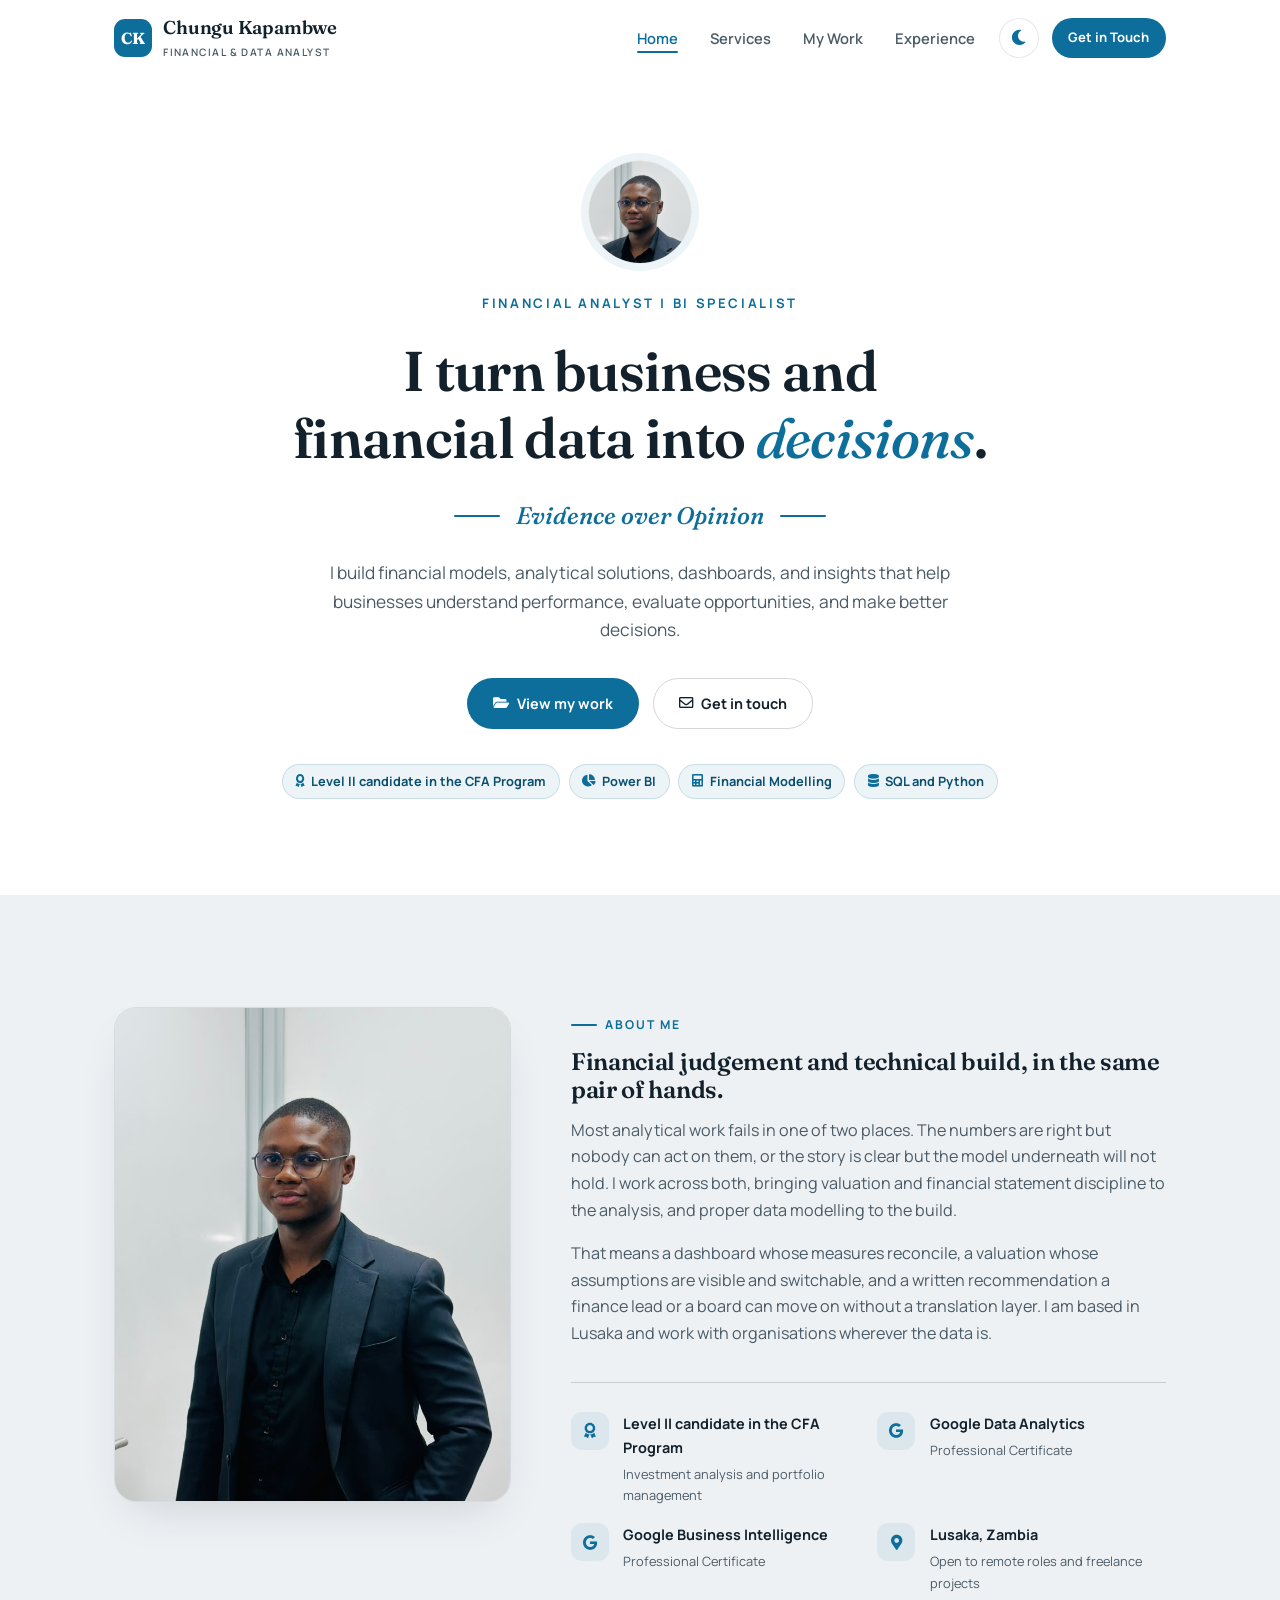
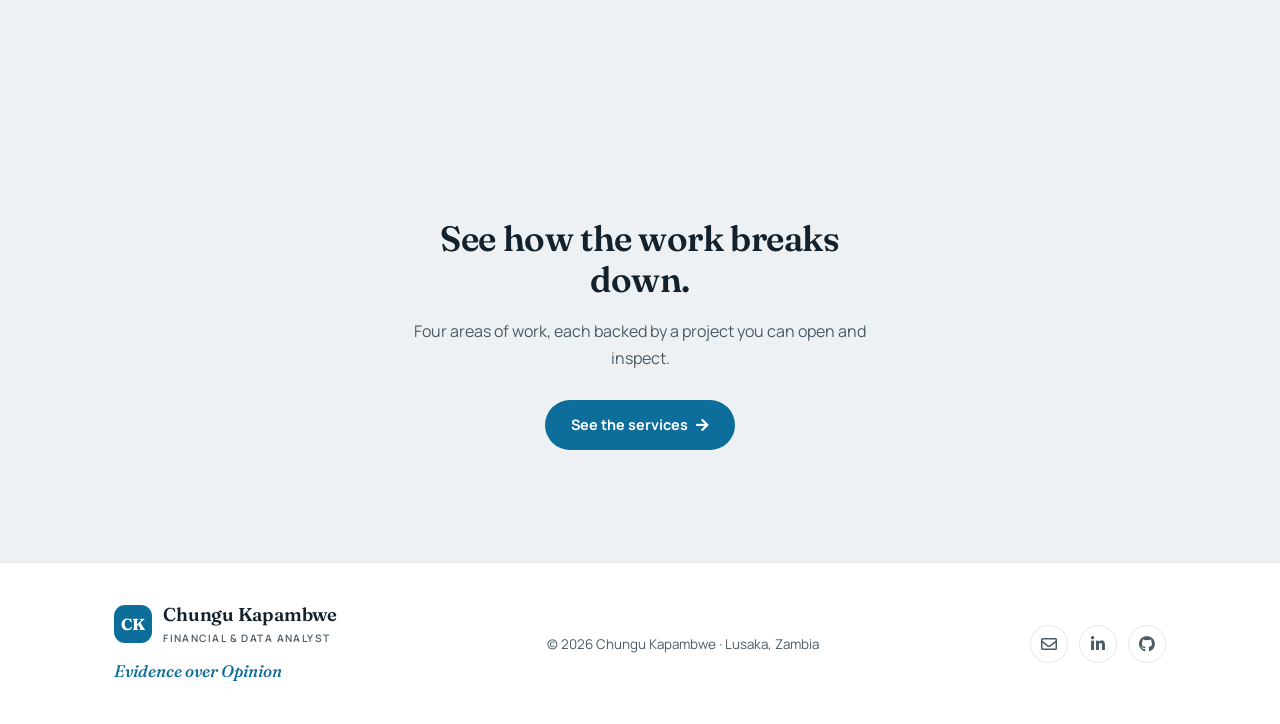
<file: index.html>
<!DOCTYPE html>
<html lang="en">
<head>
<meta charset="UTF-8">
<meta name="viewport" content="width=device-width, initial-scale=1.0">
<title>Chungu Kapambwe | Financial Analyst and BI Specialist</title>
<meta name="description" content="Chungu Kapambwe, financial analyst and BI specialist in Lusaka, Zambia. Financial models, dashboards and analysis that turn business data into decisions.">
<meta name="theme-color" content="#0e6e9b">

<link rel="icon" href="data:image/svg+xml,%3Csvg xmlns='http://www.w3.org/2000/svg' viewBox='0 0 64 64'%3E%3Crect width='64' height='64' rx='14' fill='%230e6e9b'/%3E%3Ctext x='32' y='43' font-family='Georgia,serif' font-size='30' font-weight='bold' fill='white' text-anchor='middle'%3ECK%3C/text%3E%3C/svg%3E">

<script>
/* Set theme + js flag before first paint: avoids a flash and keeps content
     visible if scripting is unavailable. */
  (function () {
    var r = document.documentElement;
    r.className += ' js';
    try {
      var t = localStorage.getItem('theme');
      if (t === 'light' || t === 'dark') r.setAttribute('data-theme', t);
    } catch (e) {}
    try { if ('scrollRestoration' in history) history.scrollRestoration = 'manual'; } catch (e) {}
  })();
</script>

<link rel="preconnect" href="https://fonts.googleapis.com">
<link rel="preconnect" href="https://fonts.gstatic.com" crossorigin>
<link href="https://fonts.googleapis.com/css2?family=Fraunces:ital,opsz,wght@0,9..144,400;0,9..144,500;0,9..144,600;0,9..144,700;1,9..144,500&family=Manrope:wght@400;500;600;700;800&display=swap" rel="stylesheet">
<link rel="stylesheet" href="assets/css/fontawesome.min.css">
<link rel="stylesheet" href="assets/css/site.css">
</head>
<body>

<header class="site-header" id="siteHeader">
  <nav class="nav" aria-label="Primary">
    <a href="index.html" class="wordmark" aria-label="Chungu Kapambwe, home">
      <span class="mono" aria-hidden="true">CK</span>
      <span>
        <span class="name">Chungu Kapambwe</span>
        <span class="role">Financial &amp; Data Analyst</span>
      </span>
    </a>

    <ul class="nav-links" id="navLinks">
      <li><a href="index.html" class="is-active">Home</a></li>
      <li><a href="services.html">Services</a></li>
      <li><a href="work.html">My Work</a></li>
      <li><a href="experience.html">Experience</a></li>
    </ul>

    <div class="nav-actions">
      <button class="theme-toggle" id="themeToggle" type="button" aria-label="Switch colour theme" aria-pressed="false">
        <i class="fas fa-moon" aria-hidden="true"></i>
        <i class="fas fa-sun" aria-hidden="true"></i>
      </button>
      <a href="contact.html" class="btn btn-primary btn-sm nav-cta">Get in Touch</a>
      <button class="menu-btn" id="menuBtn" type="button" aria-label="Open menu" aria-expanded="false" aria-controls="mobileMenu">
        <i class="fas fa-bars" aria-hidden="true"></i>
        <i class="fas fa-times" aria-hidden="true"></i>
      </button>
    </div>
  </nav>
</header>

<div class="mobile-menu" id="mobileMenu" hidden>
  <a href="index.html" class="is-active">Home</a>
  <a href="services.html">Services</a>
  <a href="work.html">My Work</a>
  <a href="experience.html">Experience</a>
  <a href="contact.html" class="btn btn-primary">Get in Touch</a>
</div>

<main id="top">
<section class="hero wrap">
  <div class="hero-inner" data-animate>
    <div class="hero-avatar"><img src="assets/img/avatar.jpg" alt="Chungu Kapambwe" width="640" height="640"></div>
    <p class="hero-role">Financial Analyst | BI Specialist</p>
    <h1>I turn business and financial data into <em>decisions</em>.</h1>
    <p class="tagline">Evidence over Opinion</p>
    <p class="hero-sub">
      I build financial models, analytical solutions, dashboards, and insights that help businesses
      understand performance, evaluate opportunities, and make better decisions.
    </p>
    <div class="hero-actions">
      <a href="work.html" class="btn btn-primary"><i class="fas fa-folder-open" aria-hidden="true"></i> View my work</a>
      <a href="contact.html" class="btn btn-outline"><i class="far fa-envelope" aria-hidden="true"></i> Get in touch</a>
    </div>
    <div class="cred-strip">
      <span class="cred"><i class="fas fa-award" aria-hidden="true"></i> Level II candidate in the CFA Program</span>
      <span class="cred"><i class="fas fa-chart-pie" aria-hidden="true"></i> Power BI</span>
      <span class="cred"><i class="fas fa-calculator" aria-hidden="true"></i> Financial Modelling</span>
      <span class="cred"><i class="fas fa-database" aria-hidden="true"></i> SQL and Python</span>
    </div>
  </div>
</section>

<section class="section-alt" id="about" aria-labelledby="about-title">
  <div class="wrap about-grid">
    <div class="about-photo" data-animate>
      <img src="assets/img/profile-about.jpg" alt="Chungu Kapambwe" width="1080" height="890" loading="lazy">
    </div>

    <div class="about-text" data-animate>
      <span class="eyebrow">About me</span>
      <h2 id="about-title">Financial judgement and technical build, in the same pair of hands.</h2>
      <p>
        Most analytical work fails in one of two places. The numbers are right but nobody can act on
        them, or the story is clear but the model underneath will not hold. I work across both,
        bringing valuation and financial statement discipline to the analysis, and proper data
        modelling to the build.
      </p>
      <p>
        That means a dashboard whose measures reconcile, a valuation whose assumptions are visible and
        switchable, and a written recommendation a finance lead or a board can move on without a
        translation layer. I am based in Lusaka and work with organisations wherever the data is.
      </p>

      <div class="creds">
        <div class="cred-item">
          <i class="fas fa-award" aria-hidden="true"></i>
          <div><h4>Level II candidate in the CFA Program</h4><p>Investment analysis and portfolio management</p></div>
        </div>
        <div class="cred-item">
          <i class="fab fa-google" aria-hidden="true"></i>
          <div><h4>Google Data Analytics</h4><p>Professional Certificate</p></div>
        </div>
        <div class="cred-item">
          <i class="fab fa-google" aria-hidden="true"></i>
          <div><h4>Google Business Intelligence</h4><p>Professional Certificate</p></div>
        </div>
        <div class="cred-item">
          <i class="fas fa-map-marker-alt" aria-hidden="true"></i>
          <div><h4>Lusaka, Zambia</h4><p>Open to remote roles and freelance projects</p></div>
        </div>
      </div>
    </div>
  </div>
</section>

<section class="section-alt">
  <div class="wrap closer" data-animate>
    <h2>See how the work breaks down.</h2>
    <p>Four areas of work, each backed by a project you can open and inspect.</p>
    <a href="services.html" class="btn btn-primary">See the services <i class="fas fa-arrow-right" aria-hidden="true"></i></a>
  </div>
</section>

</main>

<footer class="site-footer">
  <div class="wrap footer-inner">
    <div class="footer-brand">
      <a href="index.html" class="wordmark" aria-label="Chungu Kapambwe, home">
        <span class="mono" aria-hidden="true">CK</span>
        <span>
          <span class="name">Chungu Kapambwe</span>
          <span class="role">Financial &amp; Data Analyst</span>
        </span>
      </a>
      <span class="footer-tagline">Evidence over Opinion</span>
    </div>
    <p class="footer-meta">&copy; <span id="year">2026</span> Chungu Kapambwe &middot; Lusaka, Zambia</p>
    <div class="footer-social">
      <a href="mailto:Chungukapambwe.ck@gmail.com" aria-label="Email"><i class="far fa-envelope" aria-hidden="true"></i></a>
      <a href="https://www.linkedin.com/in/chungu-kapambwe-214877257/" target="_blank" rel="noopener" aria-label="LinkedIn"><i class="fab fa-linkedin-in" aria-hidden="true"></i></a>
      <a href="https://github.com/Chungu365" target="_blank" rel="noopener" aria-label="GitHub"><i class="fab fa-github" aria-hidden="true"></i></a>
    </div>
  </div>
</footer>

<script src="assets/js/site.js"></script>
</body>
</html>
</file>
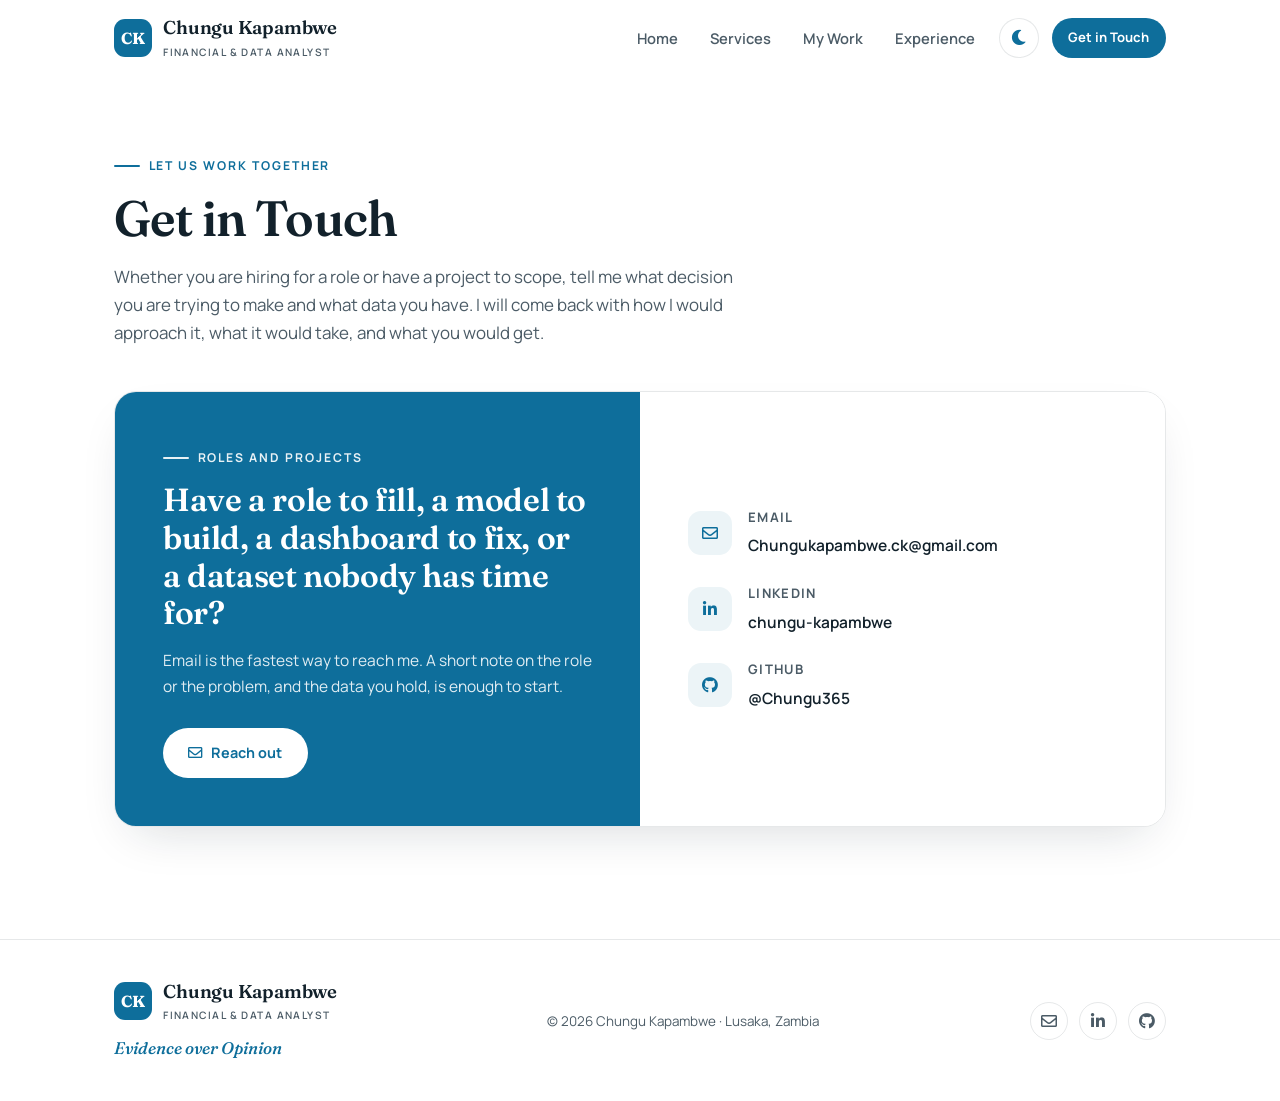
<file: contact.html>
<!DOCTYPE html>
<html lang="en">
<head>
<meta charset="UTF-8">
<meta name="viewport" content="width=device-width, initial-scale=1.0">
<title>Get in Touch | Chungu Kapambwe</title>
<meta name="description" content="Get in touch about a financial model, a dashboard, or an analysis.">
<meta name="theme-color" content="#0e6e9b">

<link rel="icon" href="data:image/svg+xml,%3Csvg xmlns='http://www.w3.org/2000/svg' viewBox='0 0 64 64'%3E%3Crect width='64' height='64' rx='14' fill='%230e6e9b'/%3E%3Ctext x='32' y='43' font-family='Georgia,serif' font-size='30' font-weight='bold' fill='white' text-anchor='middle'%3ECK%3C/text%3E%3C/svg%3E">

<script>
/* Set theme + js flag before first paint: avoids a flash and keeps content
     visible if scripting is unavailable. */
  (function () {
    var r = document.documentElement;
    r.className += ' js';
    try {
      var t = localStorage.getItem('theme');
      if (t === 'light' || t === 'dark') r.setAttribute('data-theme', t);
    } catch (e) {}
    try { if ('scrollRestoration' in history) history.scrollRestoration = 'manual'; } catch (e) {}
  })();
</script>

<link rel="preconnect" href="https://fonts.googleapis.com">
<link rel="preconnect" href="https://fonts.gstatic.com" crossorigin>
<link href="https://fonts.googleapis.com/css2?family=Fraunces:ital,opsz,wght@0,9..144,400;0,9..144,500;0,9..144,600;0,9..144,700;1,9..144,500&family=Manrope:wght@400;500;600;700;800&display=swap" rel="stylesheet">
<link rel="stylesheet" href="assets/css/fontawesome.min.css">
<link rel="stylesheet" href="assets/css/site.css">
</head>
<body>

<header class="site-header" id="siteHeader">
  <nav class="nav" aria-label="Primary">
    <a href="index.html" class="wordmark" aria-label="Chungu Kapambwe, home">
      <span class="mono" aria-hidden="true">CK</span>
      <span>
        <span class="name">Chungu Kapambwe</span>
        <span class="role">Financial &amp; Data Analyst</span>
      </span>
    </a>

    <ul class="nav-links" id="navLinks">
      <li><a href="index.html">Home</a></li>
      <li><a href="services.html">Services</a></li>
      <li><a href="work.html">My Work</a></li>
      <li><a href="experience.html">Experience</a></li>
    </ul>

    <div class="nav-actions">
      <button class="theme-toggle" id="themeToggle" type="button" aria-label="Switch colour theme" aria-pressed="false">
        <i class="fas fa-moon" aria-hidden="true"></i>
        <i class="fas fa-sun" aria-hidden="true"></i>
      </button>
      <a href="contact.html" class="btn btn-primary btn-sm nav-cta">Get in Touch</a>
      <button class="menu-btn" id="menuBtn" type="button" aria-label="Open menu" aria-expanded="false" aria-controls="mobileMenu">
        <i class="fas fa-bars" aria-hidden="true"></i>
        <i class="fas fa-times" aria-hidden="true"></i>
      </button>
    </div>
  </nav>
</header>

<div class="mobile-menu" id="mobileMenu" hidden>
  <a href="index.html">Home</a>
  <a href="services.html">Services</a>
  <a href="work.html">My Work</a>
  <a href="experience.html">Experience</a>
  <a href="contact.html" class="btn btn-primary">Get in Touch</a>
</div>

<main id="top">
<section class="page-head wrap" data-animate>
  <span class="eyebrow">Let us work together</span>
  <h1>Get in Touch</h1>
  <p>Whether you are hiring for a role or have a project to scope, tell me what decision you are trying
     to make and what data you have. I will come back with how I would approach it, what it would take,
     and what you would get.</p>
</section>

<section style="padding-top:0">
  <div class="wrap">
    <div class="contact-panel" data-animate>
      <div class="contact-side">
        <span class="eyebrow">Roles and projects</span>
        <h2>Have a role to fill, a model to build, a dashboard to fix, or a dataset nobody has time for?</h2>
        <p>Email is the fastest way to reach me. A short note on the role or the problem, and the data
           you hold, is enough to start.</p>
        <a href="mailto:Chungukapambwe.ck@gmail.com?subject=Enquiry" class="btn"><i class="far fa-envelope" aria-hidden="true"></i> Reach out</a>
      </div>

      <div class="contact-list">
        <div class="contact-row">
          <i class="far fa-envelope" aria-hidden="true"></i>
          <div><h4>Email</h4><a href="mailto:Chungukapambwe.ck@gmail.com">Chungukapambwe.ck@gmail.com</a></div>
        </div>
        <div class="contact-row">
          <i class="fab fa-linkedin-in" aria-hidden="true"></i>
          <div><h4>LinkedIn</h4><a href="https://www.linkedin.com/in/chungu-kapambwe-214877257/" target="_blank" rel="noopener">chungu-kapambwe</a></div>
        </div>
        <div class="contact-row">
          <i class="fab fa-github" aria-hidden="true"></i>
          <div><h4>GitHub</h4><a href="https://github.com/Chungu365" target="_blank" rel="noopener">@Chungu365</a></div>
        </div>
      </div>
    </div>
  </div>
</section>

</main>

<footer class="site-footer">
  <div class="wrap footer-inner">
    <div class="footer-brand">
      <a href="index.html" class="wordmark" aria-label="Chungu Kapambwe, home">
        <span class="mono" aria-hidden="true">CK</span>
        <span>
          <span class="name">Chungu Kapambwe</span>
          <span class="role">Financial &amp; Data Analyst</span>
        </span>
      </a>
      <span class="footer-tagline">Evidence over Opinion</span>
    </div>
    <p class="footer-meta">&copy; <span id="year">2026</span> Chungu Kapambwe &middot; Lusaka, Zambia</p>
    <div class="footer-social">
      <a href="mailto:Chungukapambwe.ck@gmail.com" aria-label="Email"><i class="far fa-envelope" aria-hidden="true"></i></a>
      <a href="https://www.linkedin.com/in/chungu-kapambwe-214877257/" target="_blank" rel="noopener" aria-label="LinkedIn"><i class="fab fa-linkedin-in" aria-hidden="true"></i></a>
      <a href="https://github.com/Chungu365" target="_blank" rel="noopener" aria-label="GitHub"><i class="fab fa-github" aria-hidden="true"></i></a>
    </div>
  </div>
</footer>

<script src="assets/js/site.js"></script>
</body>
</html>
</file>
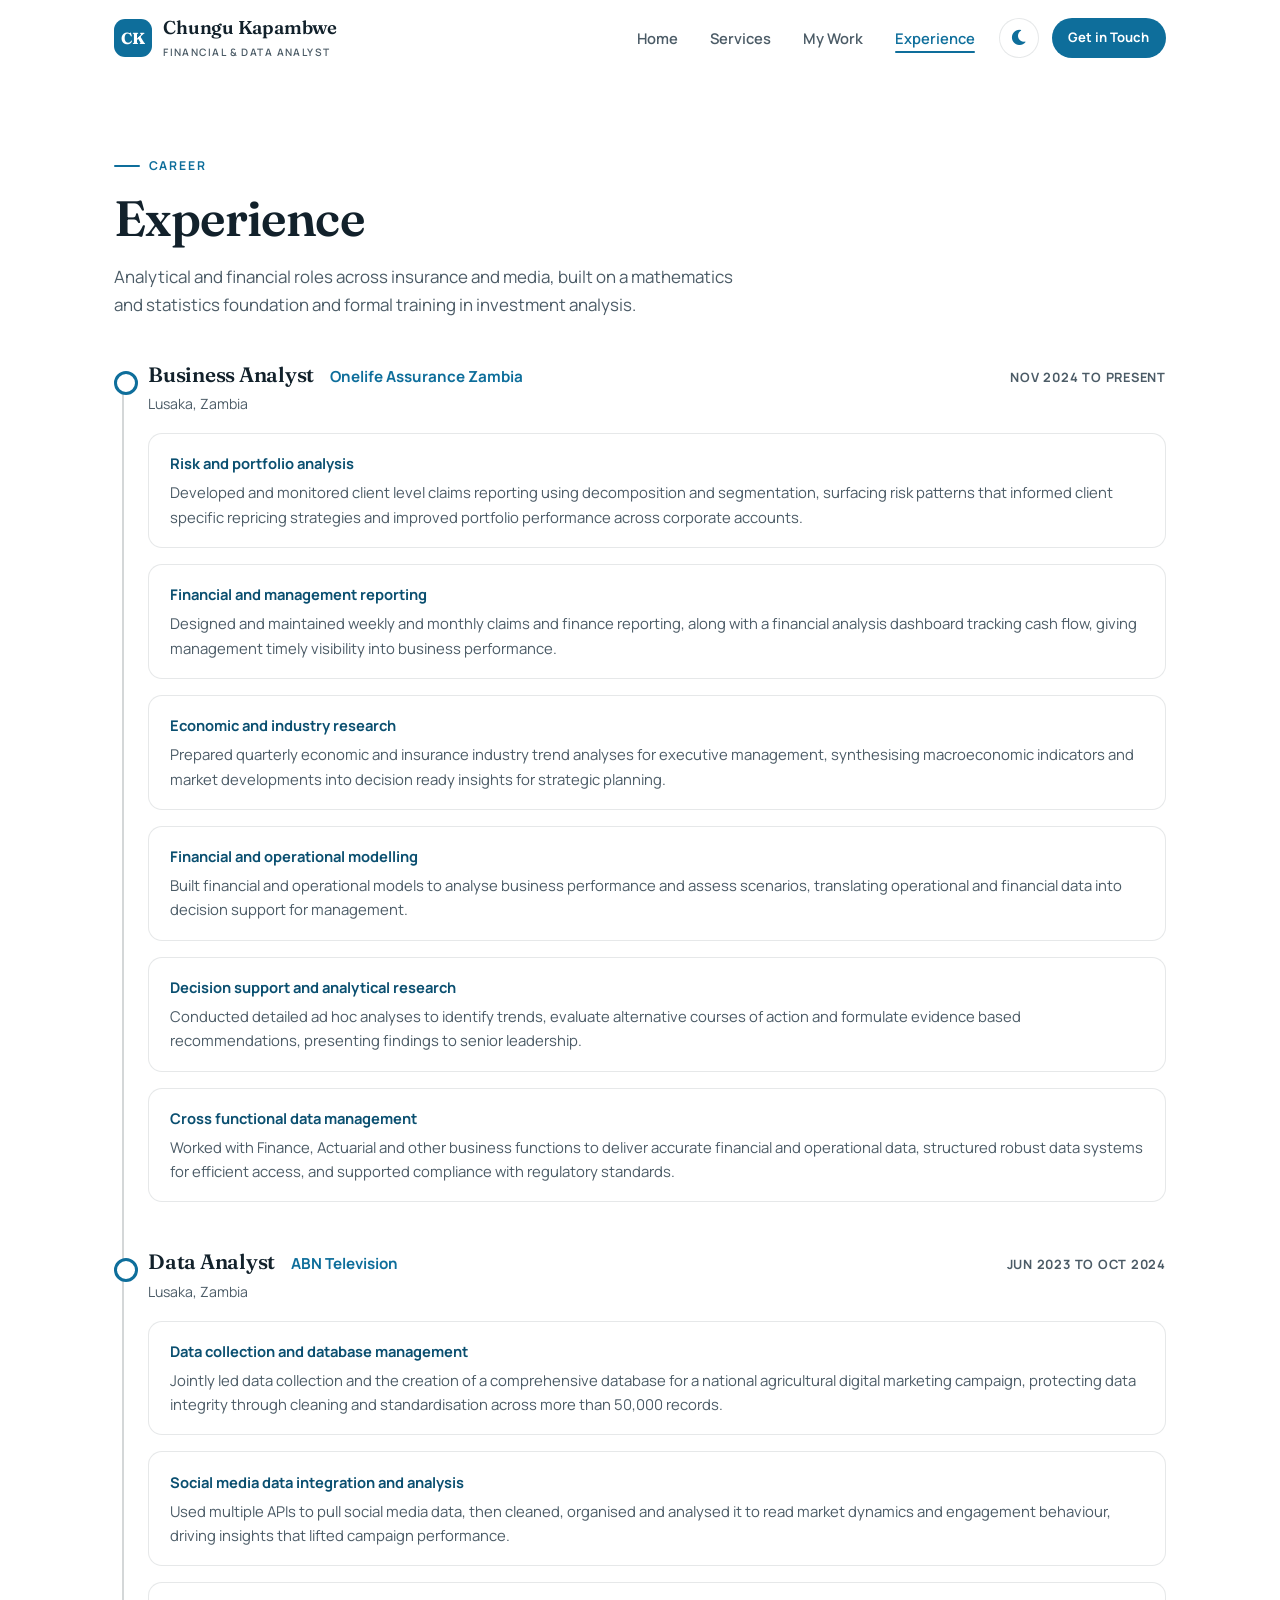
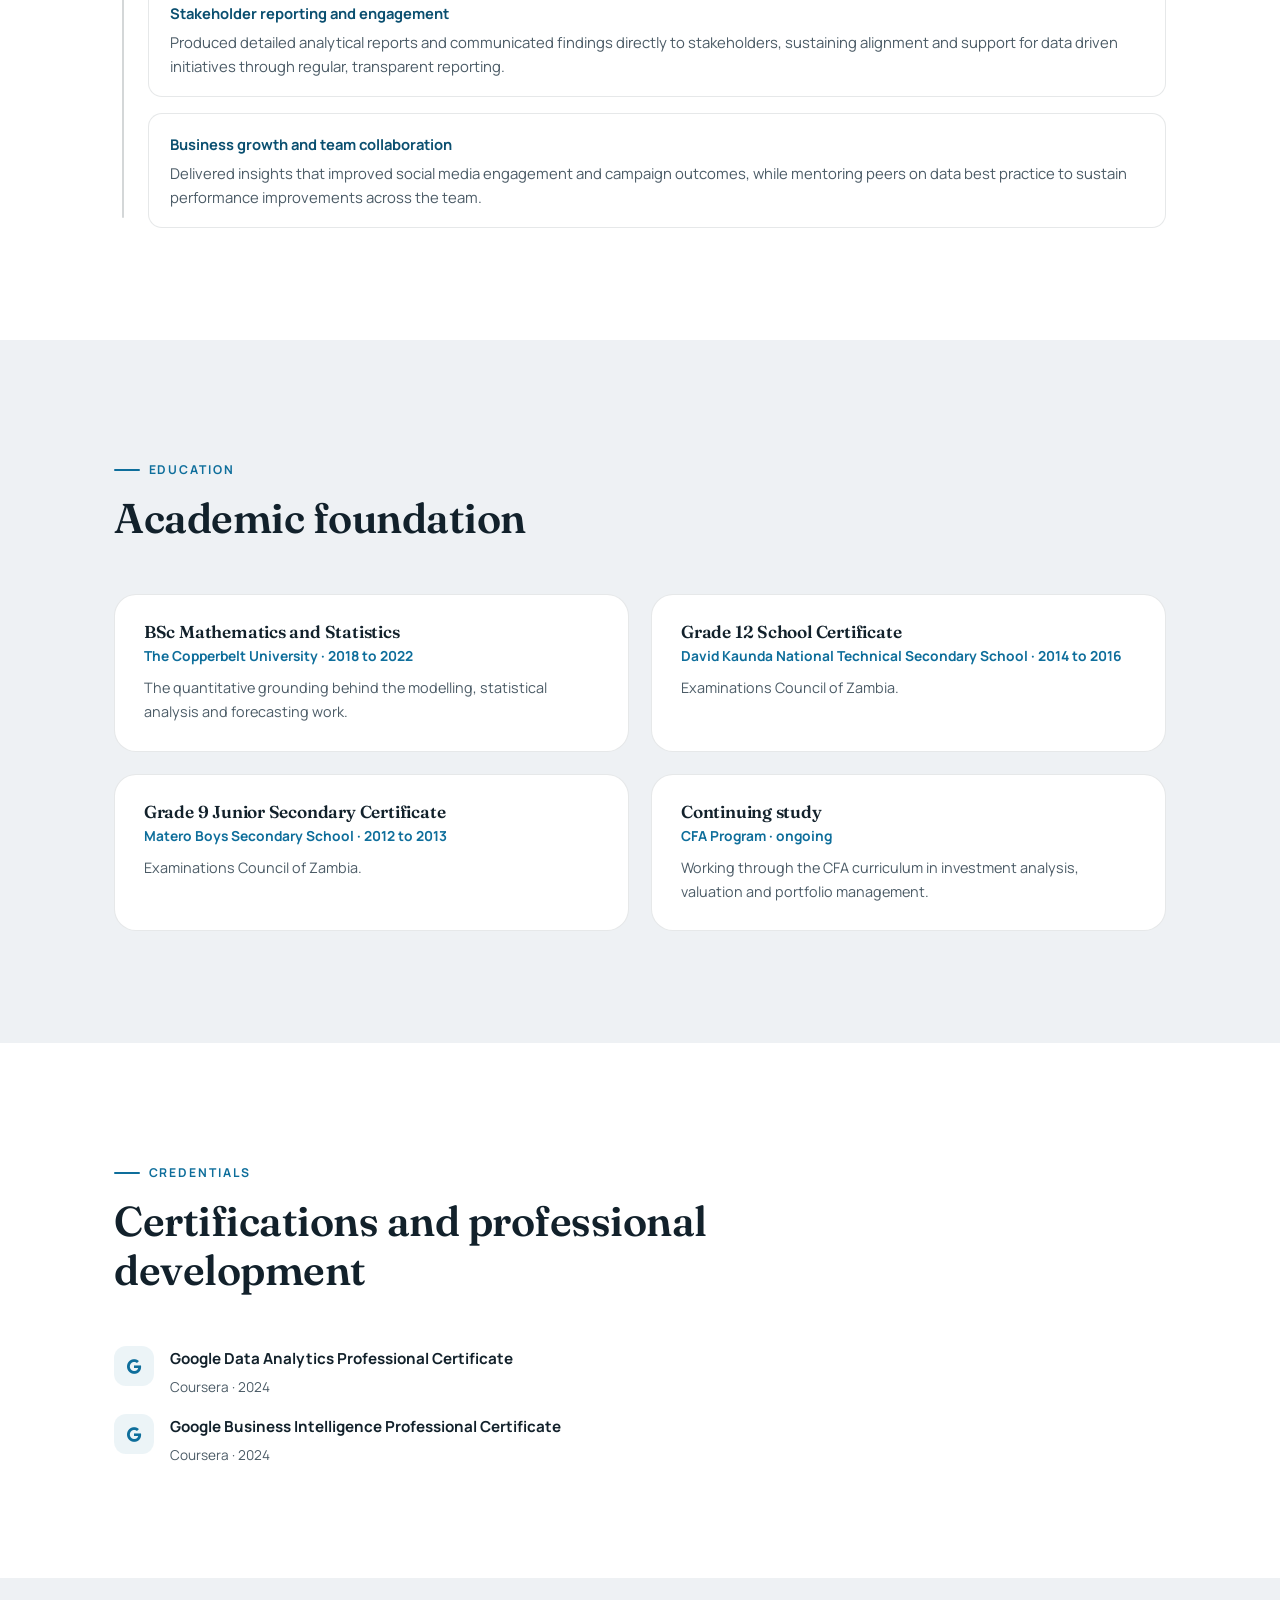
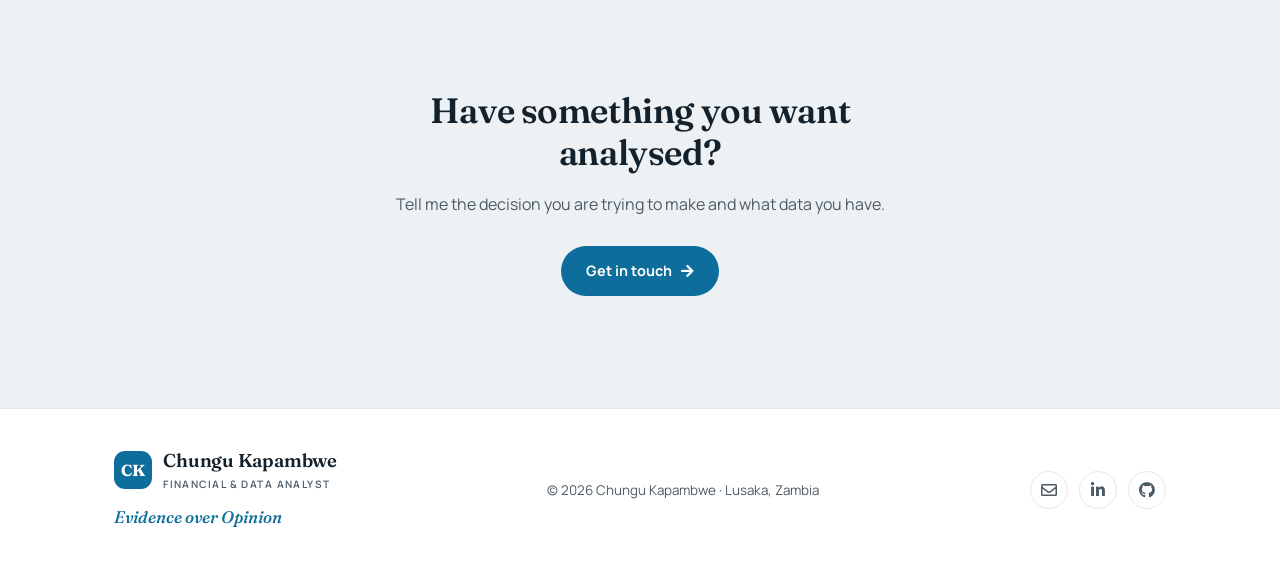
<file: experience.html>
<!DOCTYPE html>
<html lang="en">
<head>
<meta charset="UTF-8">
<meta name="viewport" content="width=device-width, initial-scale=1.0">
<title>Experience | Chungu Kapambwe</title>
<meta name="description" content="Analytical and financial roles across insurance and media, with education and certifications.">
<meta name="theme-color" content="#0e6e9b">

<link rel="icon" href="data:image/svg+xml,%3Csvg xmlns='http://www.w3.org/2000/svg' viewBox='0 0 64 64'%3E%3Crect width='64' height='64' rx='14' fill='%230e6e9b'/%3E%3Ctext x='32' y='43' font-family='Georgia,serif' font-size='30' font-weight='bold' fill='white' text-anchor='middle'%3ECK%3C/text%3E%3C/svg%3E">

<script>
/* Set theme + js flag before first paint: avoids a flash and keeps content
     visible if scripting is unavailable. */
  (function () {
    var r = document.documentElement;
    r.className += ' js';
    try {
      var t = localStorage.getItem('theme');
      if (t === 'light' || t === 'dark') r.setAttribute('data-theme', t);
    } catch (e) {}
    try { if ('scrollRestoration' in history) history.scrollRestoration = 'manual'; } catch (e) {}
  })();
</script>

<link rel="preconnect" href="https://fonts.googleapis.com">
<link rel="preconnect" href="https://fonts.gstatic.com" crossorigin>
<link href="https://fonts.googleapis.com/css2?family=Fraunces:ital,opsz,wght@0,9..144,400;0,9..144,500;0,9..144,600;0,9..144,700;1,9..144,500&family=Manrope:wght@400;500;600;700;800&display=swap" rel="stylesheet">
<link rel="stylesheet" href="assets/css/fontawesome.min.css">
<link rel="stylesheet" href="assets/css/site.css">
</head>
<body>

<header class="site-header" id="siteHeader">
  <nav class="nav" aria-label="Primary">
    <a href="index.html" class="wordmark" aria-label="Chungu Kapambwe, home">
      <span class="mono" aria-hidden="true">CK</span>
      <span>
        <span class="name">Chungu Kapambwe</span>
        <span class="role">Financial &amp; Data Analyst</span>
      </span>
    </a>

    <ul class="nav-links" id="navLinks">
      <li><a href="index.html">Home</a></li>
      <li><a href="services.html">Services</a></li>
      <li><a href="work.html">My Work</a></li>
      <li><a href="experience.html" class="is-active">Experience</a></li>
    </ul>

    <div class="nav-actions">
      <button class="theme-toggle" id="themeToggle" type="button" aria-label="Switch colour theme" aria-pressed="false">
        <i class="fas fa-moon" aria-hidden="true"></i>
        <i class="fas fa-sun" aria-hidden="true"></i>
      </button>
      <a href="contact.html" class="btn btn-primary btn-sm nav-cta">Get in Touch</a>
      <button class="menu-btn" id="menuBtn" type="button" aria-label="Open menu" aria-expanded="false" aria-controls="mobileMenu">
        <i class="fas fa-bars" aria-hidden="true"></i>
        <i class="fas fa-times" aria-hidden="true"></i>
      </button>
    </div>
  </nav>
</header>

<div class="mobile-menu" id="mobileMenu" hidden>
  <a href="index.html">Home</a>
  <a href="services.html">Services</a>
  <a href="work.html">My Work</a>
  <a href="experience.html" class="is-active">Experience</a>
  <a href="contact.html" class="btn btn-primary">Get in Touch</a>
</div>

<main id="top">
<section class="page-head wrap" data-animate>
  <span class="eyebrow">Career</span>
  <h1>Experience</h1>
  <p>Analytical and financial roles across insurance and media, built on a mathematics and statistics
     foundation and formal training in investment analysis.</p>
</section>

<section style="padding-top:0">
  <div class="wrap">
    <div class="timeline">

      <article class="job" data-animate>
        <div class="job-top">
          <h3>Business Analyst</h3>
          <span class="where">Onelife Assurance Zambia</span>
          <span class="when">Nov 2024 to Present</span>
        </div>
        <p class="place">Lusaka, Zambia</p>
        <div class="duties">
          <div class="duty">
            <h4>Risk and portfolio analysis</h4>
            <p>Developed and monitored client level claims reporting using decomposition and
               segmentation, surfacing risk patterns that informed client specific repricing strategies
               and improved portfolio performance across corporate accounts.</p>
          </div>
          <div class="duty">
            <h4>Financial and management reporting</h4>
            <p>Designed and maintained weekly and monthly claims and finance reporting, along with a
               financial analysis dashboard tracking cash flow, giving management timely visibility
               into business performance.</p>
          </div>
          <div class="duty">
            <h4>Economic and industry research</h4>
            <p>Prepared quarterly economic and insurance industry trend analyses for executive
               management, synthesising macroeconomic indicators and market developments into decision
               ready insights for strategic planning.</p>
          </div>
          <div class="duty">
            <h4>Financial and operational modelling</h4>
            <p>Built financial and operational models to analyse business performance and assess
               scenarios, translating operational and financial data into decision support for
               management.</p>
          </div>
          <div class="duty">
            <h4>Decision support and analytical research</h4>
            <p>Conducted detailed ad hoc analyses to identify trends, evaluate alternative courses of
               action and formulate evidence based recommendations, presenting findings to senior
               leadership.</p>
          </div>
          <div class="duty">
            <h4>Cross functional data management</h4>
            <p>Worked with Finance, Actuarial and other business functions to deliver accurate
               financial and operational data, structured robust data systems for efficient access,
               and supported compliance with regulatory standards.</p>
          </div>
        </div>
      </article>

      <article class="job" data-animate>
        <div class="job-top">
          <h3>Data Analyst</h3>
          <span class="where">ABN Television</span>
          <span class="when">Jun 2023 to Oct 2024</span>
        </div>
        <p class="place">Lusaka, Zambia</p>
        <div class="duties">
          <div class="duty">
            <h4>Data collection and database management</h4>
            <p>Jointly led data collection and the creation of a comprehensive database for a national
               agricultural digital marketing campaign, protecting data integrity through cleaning and
               standardisation across more than 50,000 records.</p>
          </div>
          <div class="duty">
            <h4>Social media data integration and analysis</h4>
            <p>Used multiple APIs to pull social media data, then cleaned, organised and analysed it to
               read market dynamics and engagement behaviour, driving insights that lifted campaign
               performance.</p>
          </div>
          <div class="duty">
            <h4>Stakeholder reporting and engagement</h4>
            <p>Produced detailed analytical reports and communicated findings directly to stakeholders,
               sustaining alignment and support for data driven initiatives through regular, transparent
               reporting.</p>
          </div>
          <div class="duty">
            <h4>Business growth and team collaboration</h4>
            <p>Delivered insights that improved social media engagement and campaign outcomes, while
               mentoring peers on data best practice to sustain performance improvements across the
               team.</p>
          </div>
        </div>
      </article>

    </div>
  </div>
</section>

<section class="section-alt">
  <div class="wrap">
    <div class="section-head" data-animate>
      <span class="eyebrow">Education</span>
      <h2>Academic foundation</h2>
    </div>
    <div class="facts-grid">
      <div class="fact-card" data-animate>
        <h3>BSc Mathematics and Statistics</h3>
        <p class="meta">The Copperbelt University &middot; 2018 to 2022</p>
        <p>The quantitative grounding behind the modelling, statistical analysis and forecasting work.</p>
      </div>
      <div class="fact-card" data-animate>
        <h3>Grade 12 School Certificate</h3>
        <p class="meta">David Kaunda National Technical Secondary School &middot; 2014 to 2016</p>
        <p>Examinations Council of Zambia.</p>
      </div>
      <div class="fact-card" data-animate>
        <h3>Grade 9 Junior Secondary Certificate</h3>
        <p class="meta">Matero Boys Secondary School &middot; 2012 to 2013</p>
        <p>Examinations Council of Zambia.</p>
      </div>
      <div class="fact-card" data-animate>
        <h3>Continuing study</h3>
        <p class="meta">CFA Program &middot; ongoing</p>
        <p>Working through the CFA curriculum in investment analysis, valuation and portfolio management.</p>
      </div>
    </div>
  </div>
</section>

<section>
  <div class="wrap">
    <div class="section-head" data-animate>
      <span class="eyebrow">Credentials</span>
      <h2>Certifications and professional development</h2>
    </div>
    <div class="fact-list">
      <div class="fact-row" data-animate>
        <i class="fab fa-google" aria-hidden="true"></i>
        <div><h4>Google Data Analytics Professional Certificate</h4><p>Coursera &middot; 2024</p></div>
      </div>
      <div class="fact-row" data-animate>
        <i class="fab fa-google" aria-hidden="true"></i>
        <div><h4>Google Business Intelligence Professional Certificate</h4><p>Coursera &middot; 2024</p></div>
      </div>
    </div>
  </div>
</section>

<section class="section-alt">
  <div class="wrap closer" data-animate>
    <h2>Have something you want analysed?</h2>
    <p>Tell me the decision you are trying to make and what data you have.</p>
    <a href="contact.html" class="btn btn-primary">Get in touch <i class="fas fa-arrow-right" aria-hidden="true"></i></a>
  </div>
</section>

</main>

<footer class="site-footer">
  <div class="wrap footer-inner">
    <div class="footer-brand">
      <a href="index.html" class="wordmark" aria-label="Chungu Kapambwe, home">
        <span class="mono" aria-hidden="true">CK</span>
        <span>
          <span class="name">Chungu Kapambwe</span>
          <span class="role">Financial &amp; Data Analyst</span>
        </span>
      </a>
      <span class="footer-tagline">Evidence over Opinion</span>
    </div>
    <p class="footer-meta">&copy; <span id="year">2026</span> Chungu Kapambwe &middot; Lusaka, Zambia</p>
    <div class="footer-social">
      <a href="mailto:Chungukapambwe.ck@gmail.com" aria-label="Email"><i class="far fa-envelope" aria-hidden="true"></i></a>
      <a href="https://www.linkedin.com/in/chungu-kapambwe-214877257/" target="_blank" rel="noopener" aria-label="LinkedIn"><i class="fab fa-linkedin-in" aria-hidden="true"></i></a>
      <a href="https://github.com/Chungu365" target="_blank" rel="noopener" aria-label="GitHub"><i class="fab fa-github" aria-hidden="true"></i></a>
    </div>
  </div>
</footer>

<script src="assets/js/site.js"></script>
</body>
</html>
</file>
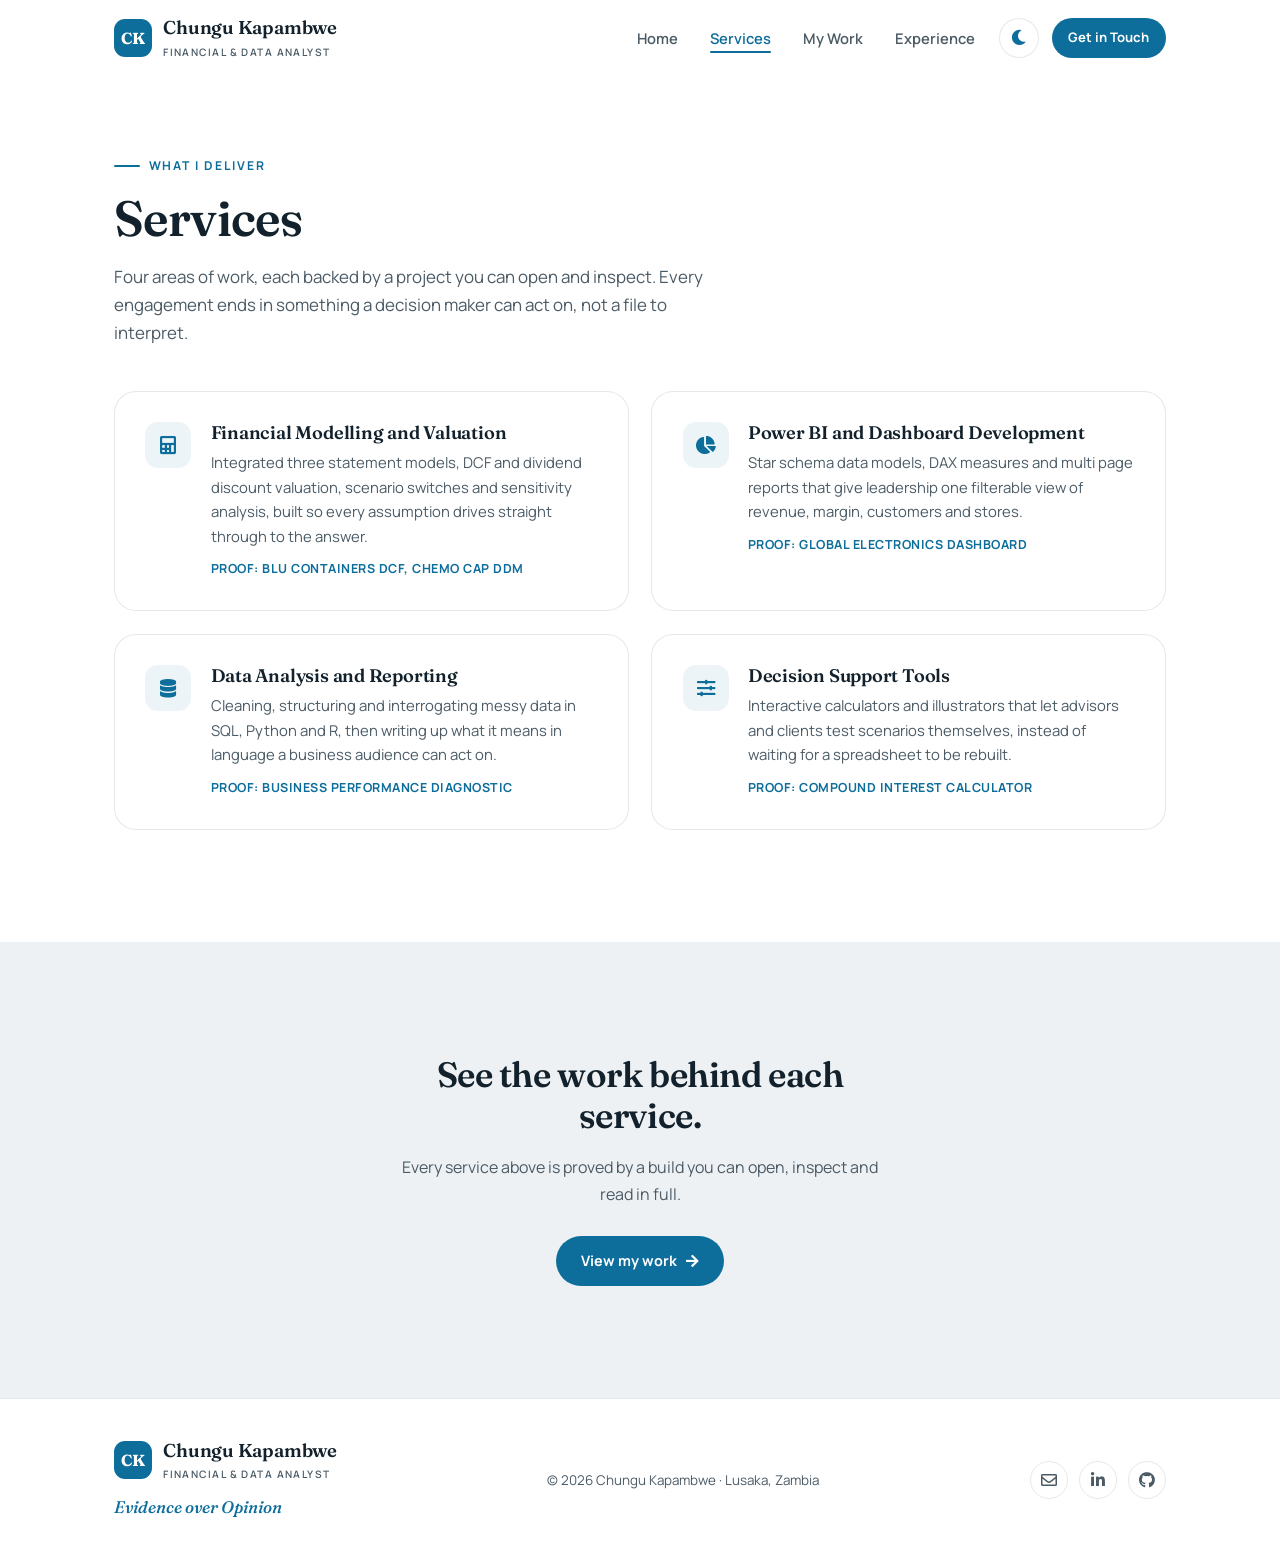
<file: services.html>
<!DOCTYPE html>
<html lang="en">
<head>
<meta charset="UTF-8">
<meta name="viewport" content="width=device-width, initial-scale=1.0">
<title>Services | Chungu Kapambwe</title>
<meta name="description" content="Financial modelling and valuation, Power BI dashboards, data analysis and reporting, and decision support tools.">
<meta name="theme-color" content="#0e6e9b">

<link rel="icon" href="data:image/svg+xml,%3Csvg xmlns='http://www.w3.org/2000/svg' viewBox='0 0 64 64'%3E%3Crect width='64' height='64' rx='14' fill='%230e6e9b'/%3E%3Ctext x='32' y='43' font-family='Georgia,serif' font-size='30' font-weight='bold' fill='white' text-anchor='middle'%3ECK%3C/text%3E%3C/svg%3E">

<script>
/* Set theme + js flag before first paint: avoids a flash and keeps content
     visible if scripting is unavailable. */
  (function () {
    var r = document.documentElement;
    r.className += ' js';
    try {
      var t = localStorage.getItem('theme');
      if (t === 'light' || t === 'dark') r.setAttribute('data-theme', t);
    } catch (e) {}
    try { if ('scrollRestoration' in history) history.scrollRestoration = 'manual'; } catch (e) {}
  })();
</script>

<link rel="preconnect" href="https://fonts.googleapis.com">
<link rel="preconnect" href="https://fonts.gstatic.com" crossorigin>
<link href="https://fonts.googleapis.com/css2?family=Fraunces:ital,opsz,wght@0,9..144,400;0,9..144,500;0,9..144,600;0,9..144,700;1,9..144,500&family=Manrope:wght@400;500;600;700;800&display=swap" rel="stylesheet">
<link rel="stylesheet" href="assets/css/fontawesome.min.css">
<link rel="stylesheet" href="assets/css/site.css">
</head>
<body>

<header class="site-header" id="siteHeader">
  <nav class="nav" aria-label="Primary">
    <a href="index.html" class="wordmark" aria-label="Chungu Kapambwe, home">
      <span class="mono" aria-hidden="true">CK</span>
      <span>
        <span class="name">Chungu Kapambwe</span>
        <span class="role">Financial &amp; Data Analyst</span>
      </span>
    </a>

    <ul class="nav-links" id="navLinks">
      <li><a href="index.html">Home</a></li>
      <li><a href="services.html" class="is-active">Services</a></li>
      <li><a href="work.html">My Work</a></li>
      <li><a href="experience.html">Experience</a></li>
    </ul>

    <div class="nav-actions">
      <button class="theme-toggle" id="themeToggle" type="button" aria-label="Switch colour theme" aria-pressed="false">
        <i class="fas fa-moon" aria-hidden="true"></i>
        <i class="fas fa-sun" aria-hidden="true"></i>
      </button>
      <a href="contact.html" class="btn btn-primary btn-sm nav-cta">Get in Touch</a>
      <button class="menu-btn" id="menuBtn" type="button" aria-label="Open menu" aria-expanded="false" aria-controls="mobileMenu">
        <i class="fas fa-bars" aria-hidden="true"></i>
        <i class="fas fa-times" aria-hidden="true"></i>
      </button>
    </div>
  </nav>
</header>

<div class="mobile-menu" id="mobileMenu" hidden>
  <a href="index.html">Home</a>
  <a href="services.html" class="is-active">Services</a>
  <a href="work.html">My Work</a>
  <a href="experience.html">Experience</a>
  <a href="contact.html" class="btn btn-primary">Get in Touch</a>
</div>

<main id="top">
<section class="page-head wrap" data-animate>
  <span class="eyebrow">What I deliver</span>
  <h1>Services</h1>
  <p>Four areas of work, each backed by a project you can open and inspect. Every engagement ends in
     something a decision maker can act on, not a file to interpret.</p>
</section>

<section style="padding-top:0">
  <div class="wrap">
    <div class="service-grid">
      <article class="service" data-animate>
        <span class="ico"><i class="fas fa-calculator" aria-hidden="true"></i></span>
        <div>
          <h3>Financial Modelling and Valuation</h3>
          <p>Integrated three statement models, DCF and dividend discount valuation, scenario switches
             and sensitivity analysis, built so every assumption drives straight through to the answer.</p>
          <span class="proof">Proof: Blu Containers DCF, Chemo Cap DDM</span>
        </div>
      </article>

      <article class="service" data-animate>
        <span class="ico"><i class="fas fa-chart-pie" aria-hidden="true"></i></span>
        <div>
          <h3>Power BI and Dashboard Development</h3>
          <p>Star schema data models, DAX measures and multi page reports that give leadership one
             filterable view of revenue, margin, customers and stores.</p>
          <span class="proof">Proof: Global Electronics dashboard</span>
        </div>
      </article>

      <article class="service" data-animate>
        <span class="ico"><i class="fas fa-database" aria-hidden="true"></i></span>
        <div>
          <h3>Data Analysis and Reporting</h3>
          <p>Cleaning, structuring and interrogating messy data in SQL, Python and R, then writing up
             what it means in language a business audience can act on.</p>
          <span class="proof">Proof: Business Performance Diagnostic</span>
        </div>
      </article>

      <article class="service" data-animate>
        <span class="ico"><i class="fas fa-sliders-h" aria-hidden="true"></i></span>
        <div>
          <h3>Decision Support Tools</h3>
          <p>Interactive calculators and illustrators that let advisors and clients test scenarios
             themselves, instead of waiting for a spreadsheet to be rebuilt.</p>
          <span class="proof">Proof: Compound Interest Calculator</span>
        </div>
      </article>
    </div>
  </div>
</section>

<section class="section-alt">
  <div class="wrap closer" data-animate>
    <h2>See the work behind each service.</h2>
    <p>Every service above is proved by a build you can open, inspect and read in full.</p>
    <a href="work.html" class="btn btn-primary">View my work <i class="fas fa-arrow-right" aria-hidden="true"></i></a>
  </div>
</section>

</main>

<footer class="site-footer">
  <div class="wrap footer-inner">
    <div class="footer-brand">
      <a href="index.html" class="wordmark" aria-label="Chungu Kapambwe, home">
        <span class="mono" aria-hidden="true">CK</span>
        <span>
          <span class="name">Chungu Kapambwe</span>
          <span class="role">Financial &amp; Data Analyst</span>
        </span>
      </a>
      <span class="footer-tagline">Evidence over Opinion</span>
    </div>
    <p class="footer-meta">&copy; <span id="year">2026</span> Chungu Kapambwe &middot; Lusaka, Zambia</p>
    <div class="footer-social">
      <a href="mailto:Chungukapambwe.ck@gmail.com" aria-label="Email"><i class="far fa-envelope" aria-hidden="true"></i></a>
      <a href="https://www.linkedin.com/in/chungu-kapambwe-214877257/" target="_blank" rel="noopener" aria-label="LinkedIn"><i class="fab fa-linkedin-in" aria-hidden="true"></i></a>
      <a href="https://github.com/Chungu365" target="_blank" rel="noopener" aria-label="GitHub"><i class="fab fa-github" aria-hidden="true"></i></a>
    </div>
  </div>
</footer>

<script src="assets/js/site.js"></script>
</body>
</html>
</file>
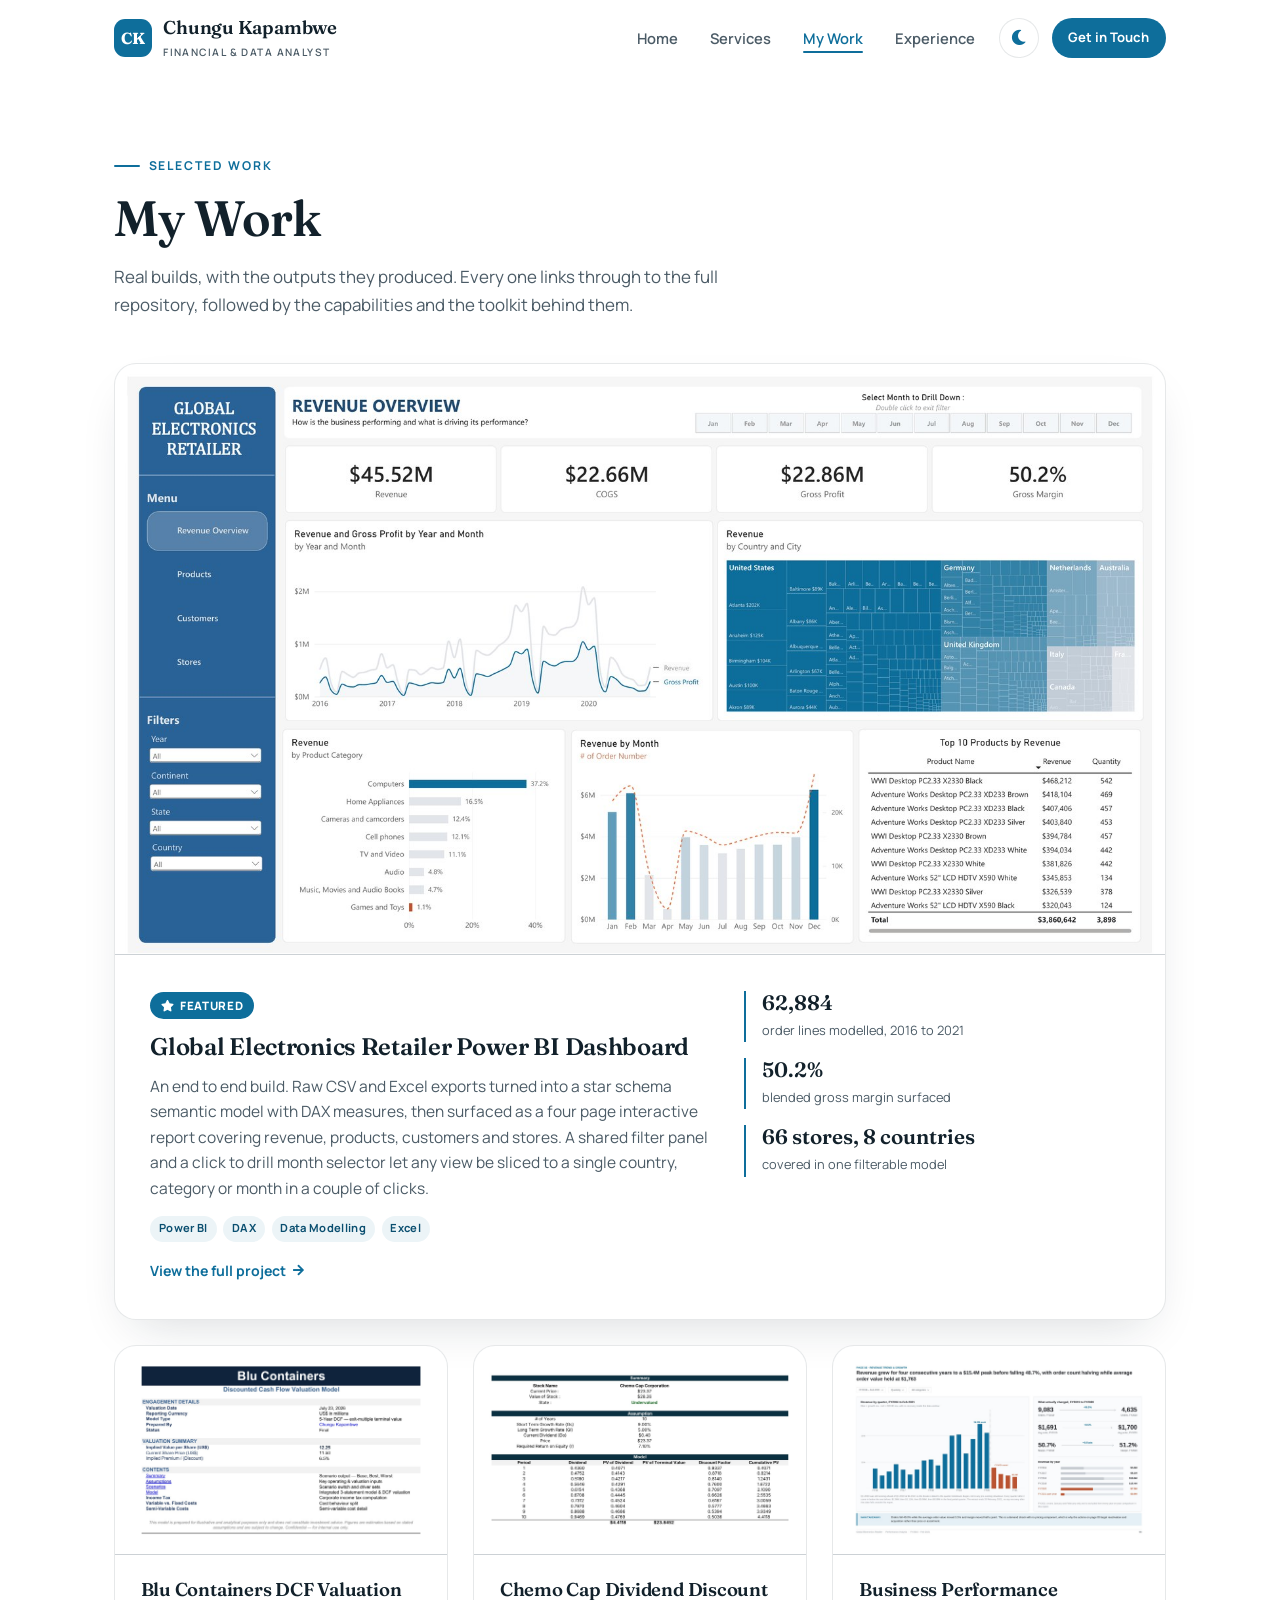
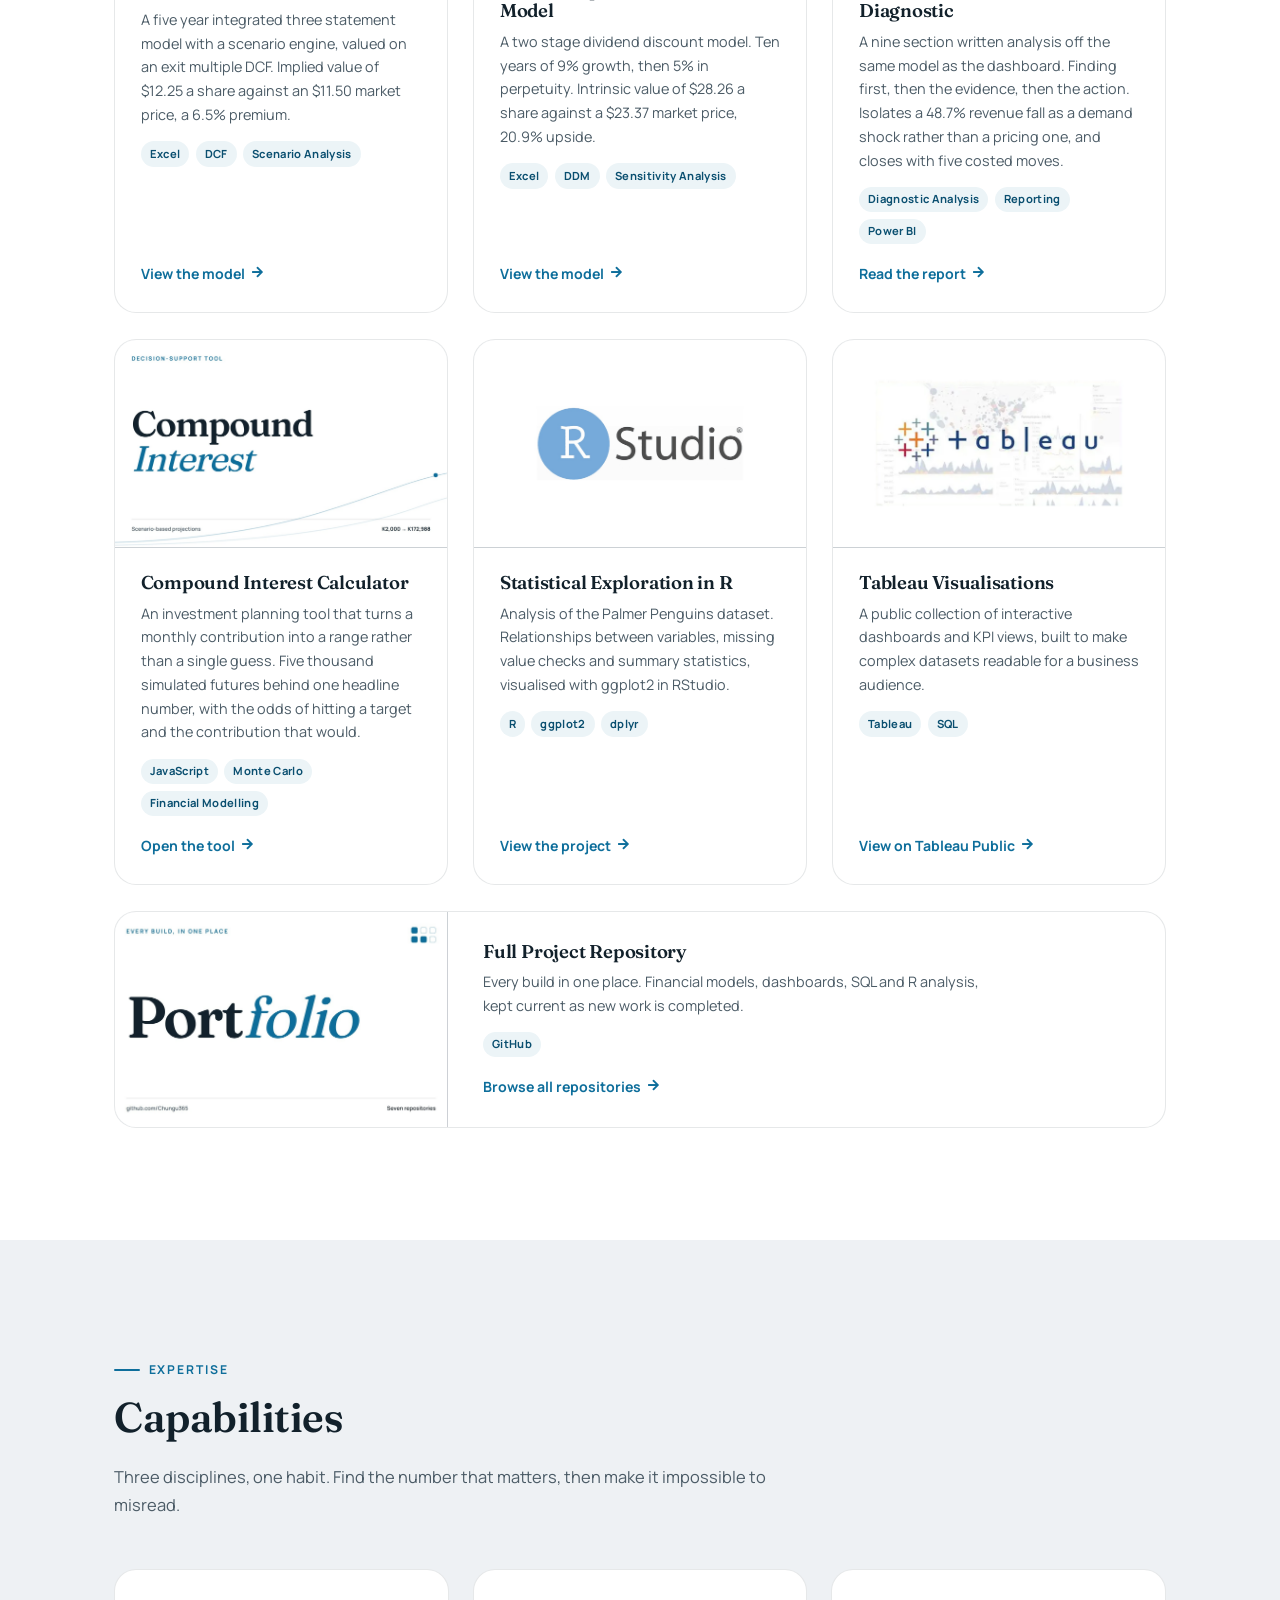
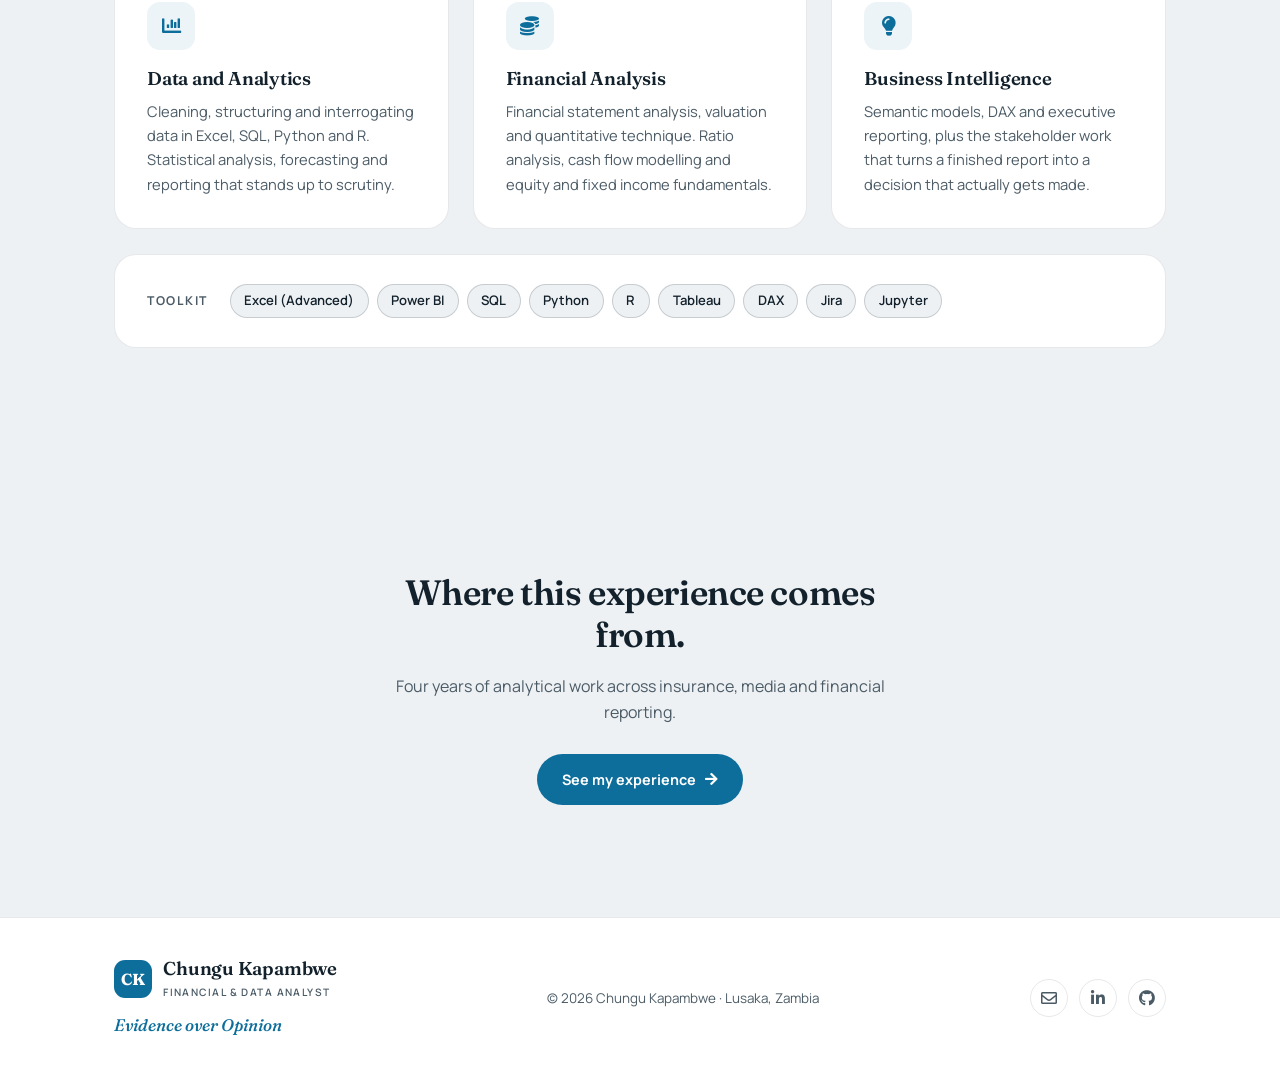
<file: work.html>
<!DOCTYPE html>
<html lang="en">
<head>
<meta charset="UTF-8">
<meta name="viewport" content="width=device-width, initial-scale=1.0">
<title>My Work | Chungu Kapambwe</title>
<meta name="description" content="Selected financial and analytical builds, with the capabilities and toolkit behind them.">
<meta name="theme-color" content="#0e6e9b">

<link rel="icon" href="data:image/svg+xml,%3Csvg xmlns='http://www.w3.org/2000/svg' viewBox='0 0 64 64'%3E%3Crect width='64' height='64' rx='14' fill='%230e6e9b'/%3E%3Ctext x='32' y='43' font-family='Georgia,serif' font-size='30' font-weight='bold' fill='white' text-anchor='middle'%3ECK%3C/text%3E%3C/svg%3E">

<script>
/* Set theme + js flag before first paint: avoids a flash and keeps content
     visible if scripting is unavailable. */
  (function () {
    var r = document.documentElement;
    r.className += ' js';
    try {
      var t = localStorage.getItem('theme');
      if (t === 'light' || t === 'dark') r.setAttribute('data-theme', t);
    } catch (e) {}
    try { if ('scrollRestoration' in history) history.scrollRestoration = 'manual'; } catch (e) {}
  })();
</script>

<link rel="preconnect" href="https://fonts.googleapis.com">
<link rel="preconnect" href="https://fonts.gstatic.com" crossorigin>
<link href="https://fonts.googleapis.com/css2?family=Fraunces:ital,opsz,wght@0,9..144,400;0,9..144,500;0,9..144,600;0,9..144,700;1,9..144,500&family=Manrope:wght@400;500;600;700;800&display=swap" rel="stylesheet">
<link rel="stylesheet" href="assets/css/fontawesome.min.css">
<link rel="stylesheet" href="assets/css/site.css">
</head>
<body>

<header class="site-header" id="siteHeader">
  <nav class="nav" aria-label="Primary">
    <a href="index.html" class="wordmark" aria-label="Chungu Kapambwe, home">
      <span class="mono" aria-hidden="true">CK</span>
      <span>
        <span class="name">Chungu Kapambwe</span>
        <span class="role">Financial &amp; Data Analyst</span>
      </span>
    </a>

    <ul class="nav-links" id="navLinks">
      <li><a href="index.html">Home</a></li>
      <li><a href="services.html">Services</a></li>
      <li><a href="work.html" class="is-active">My Work</a></li>
      <li><a href="experience.html">Experience</a></li>
    </ul>

    <div class="nav-actions">
      <button class="theme-toggle" id="themeToggle" type="button" aria-label="Switch colour theme" aria-pressed="false">
        <i class="fas fa-moon" aria-hidden="true"></i>
        <i class="fas fa-sun" aria-hidden="true"></i>
      </button>
      <a href="contact.html" class="btn btn-primary btn-sm nav-cta">Get in Touch</a>
      <button class="menu-btn" id="menuBtn" type="button" aria-label="Open menu" aria-expanded="false" aria-controls="mobileMenu">
        <i class="fas fa-bars" aria-hidden="true"></i>
        <i class="fas fa-times" aria-hidden="true"></i>
      </button>
    </div>
  </nav>
</header>

<div class="mobile-menu" id="mobileMenu" hidden>
  <a href="index.html">Home</a>
  <a href="services.html">Services</a>
  <a href="work.html" class="is-active">My Work</a>
  <a href="experience.html">Experience</a>
  <a href="contact.html" class="btn btn-primary">Get in Touch</a>
</div>

<main id="top">
<section class="page-head wrap" data-animate>
  <span class="eyebrow">Selected work</span>
  <h1>My Work</h1>
  <p>Real builds, with the outputs they produced. Every one links through to the full repository,
     followed by the capabilities and the toolkit behind them.</p>
</section>

<section style="padding-top:0">
  <div class="wrap">

    <article class="case-featured" data-animate>
      <div class="case-shot">
        <img src="assets/img/project-powerbi.jpg" alt="Revenue Overview page of the Global Electronics Retailer Power BI dashboard" width="1600" height="917" loading="lazy">
      </div>
      <div class="case-body">
        <div>
          <span class="badge"><i class="fas fa-star" aria-hidden="true"></i> Featured</span>
          <h3>Global Electronics Retailer Power BI Dashboard</h3>
          <p>
            An end to end build. Raw CSV and Excel exports turned into a star schema semantic model
            with DAX measures, then surfaced as a four page interactive report covering revenue,
            products, customers and stores. A shared filter panel and a click to drill month selector
            let any view be sliced to a single country, category or month in a couple of clicks.
          </p>
          <div class="stack"><span>Power BI</span><span>DAX</span><span>Data Modelling</span><span>Excel</span></div>
          <a class="case-link" href="https://github.com/Chungu365/PowerBI-Global-Electronics-Retailer-Dashboard" target="_blank" rel="noopener">
            View the full project <i class="fas fa-arrow-right" aria-hidden="true"></i>
          </a>
        </div>
        <div class="metrics">
          <div class="metric"><strong>62,884</strong><span>order lines modelled, 2016 to 2021</span></div>
          <div class="metric"><strong>50.2%</strong><span>blended gross margin surfaced</span></div>
          <div class="metric"><strong>66 stores, 8 countries</strong><span>covered in one filterable model</span></div>
        </div>
      </div>
    </article>

    <div class="case-grid">
      <article class="case" data-animate>
        <div class="shot"><img src="assets/img/case-dcf.jpg" alt="Cover sheet of the Blu Containers discounted cash flow valuation model" width="1400" height="875" loading="lazy"></div>
        <div class="body">
          <h3>Blu Containers DCF Valuation</h3>
          <p>A five year integrated three statement model with a scenario engine, valued on an exit
             multiple DCF. Implied value of $12.25 a share against an $11.50 market price, a 6.5%
             premium.</p>
          <div class="stack"><span>Excel</span><span>DCF</span><span>Scenario Analysis</span></div>
          <a class="case-link" href="https://github.com/Chungu365/Blu-Container-Financial-Model" target="_blank" rel="noopener">
            View the model <i class="fas fa-arrow-right" aria-hidden="true"></i>
          </a>
        </div>
      </article>

      <article class="case" data-animate>
        <div class="shot"><img src="assets/img/case-ddm.jpg" alt="Summary, assumptions and dividend schedule of the Chemo Cap Corporation two stage dividend discount model" width="1400" height="875" loading="lazy"></div>
        <div class="body">
          <h3>Chemo Cap Dividend Discount Model</h3>
          <p>A two stage dividend discount model. Ten years of 9% growth, then 5% in perpetuity.
             Intrinsic value of $28.26 a share against a $23.37 market price, 20.9% upside.</p>
          <div class="stack"><span>Excel</span><span>DDM</span><span>Sensitivity Analysis</span></div>
          <a class="case-link" href="https://github.com/Chungu365/Chemo-Cap-Dividend-Discount-Model" target="_blank" rel="noopener">
            View the model <i class="fas fa-arrow-right" aria-hidden="true"></i>
          </a>
        </div>
      </article>

      <article class="case" data-animate>
        <div class="shot"><img src="assets/img/case-diagnostic.jpg" alt="Page two of the analytical report, revenue by quarter with the 2020 decline marked" width="1400" height="875" loading="lazy"></div>
        <div class="body">
          <h3>Business Performance Diagnostic</h3>
          <p>A nine section written analysis off the same model as the dashboard. Finding first, then
             the evidence, then the action. Isolates a 48.7% revenue fall as a demand shock rather than
             a pricing one, and closes with five costed moves.</p>
          <div class="stack"><span>Diagnostic Analysis</span><span>Reporting</span><span>Power BI</span></div>
          <a class="case-link" href="https://github.com/Chungu365/Business-Performance-Diagnostic-Report" target="_blank" rel="noopener">
            Read the report <i class="fas fa-arrow-right" aria-hidden="true"></i>
          </a>
        </div>
      </article>

      <article class="case" data-animate>
        <div class="shot"><img src="assets/img/case-fund.jpg" alt="Cover reading Compound Interest, a decision support tool for scenario based projections" width="1400" height="875" loading="lazy"></div>
        <div class="body">
          <h3>Compound Interest Calculator</h3>
          <p>An investment planning tool that turns a monthly contribution into a range rather than a
             single guess. Five thousand simulated futures behind one headline number, with the odds of
             hitting a target and the contribution that would.</p>
          <div class="stack"><span>JavaScript</span><span>Monte Carlo</span><span>Financial Modelling</span></div>
          <a class="case-link" href="https://chungu365.github.io/Wealth-Calculator-/" target="_blank" rel="noopener">
            Open the tool <i class="fas fa-arrow-right" aria-hidden="true"></i>
          </a>
        </div>
      </article>

      <article class="case" data-animate>
        <div class="shot"><img src="assets/img/case-rstudio.jpg" alt="RStudio" width="1400" height="875" loading="lazy"></div>
        <div class="body">
          <h3>Statistical Exploration in R</h3>
          <p>Analysis of the Palmer Penguins dataset. Relationships between variables, missing value
             checks and summary statistics, visualised with ggplot2 in RStudio.</p>
          <div class="stack"><span>R</span><span>ggplot2</span><span>dplyr</span></div>
          <a class="case-link" href="https://github.com/Chungu365/Data-Analyst-Project-Portfolio" target="_blank" rel="noopener">
            View the project <i class="fas fa-arrow-right" aria-hidden="true"></i>
          </a>
        </div>
      </article>

      <article class="case" data-animate>
        <div class="shot"><img src="assets/img/case-tableau.jpg" alt="Tableau" width="1400" height="875" loading="lazy"></div>
        <div class="body">
          <h3>Tableau Visualisations</h3>
          <p>A public collection of interactive dashboards and KPI views, built to make complex
             datasets readable for a business audience.</p>
          <div class="stack"><span>Tableau</span><span>SQL</span></div>
          <a class="case-link" href="https://public.tableau.com/app/profile/chungu.kapambwe/vizzes" target="_blank" rel="noopener">
            View on Tableau Public <i class="fas fa-arrow-right" aria-hidden="true"></i>
          </a>
        </div>
      </article>

      <article class="case case-wide" data-animate>
        <div class="shot"><img src="assets/img/case-repo.jpg" alt="Cover reading Portfolio, every build in one place, seven repositories" width="1400" height="875" loading="lazy"></div>
        <div class="body">
          <h3>Full Project Repository</h3>
          <p>Every build in one place. Financial models, dashboards, SQL and R analysis, kept current
             as new work is completed.</p>
          <div class="stack"><span>GitHub</span></div>
          <a class="case-link" href="https://github.com/Chungu365?tab=repositories" target="_blank" rel="noopener">
            Browse all repositories <i class="fas fa-arrow-right" aria-hidden="true"></i>
          </a>
        </div>
      </article>
    </div>
  </div>
</section>

<section class="section-alt" id="capabilities" aria-labelledby="cap-title">
  <div class="wrap">
    <div class="section-head" data-animate>
      <span class="eyebrow">Expertise</span>
      <h2 id="cap-title">Capabilities</h2>
      <p>Three disciplines, one habit. Find the number that matters, then make it impossible to misread.</p>
    </div>

    <div class="cap-grid">
      <div class="cap" data-animate>
        <span class="ico"><i class="fas fa-chart-bar" aria-hidden="true"></i></span>
        <h3>Data and Analytics</h3>
        <p>Cleaning, structuring and interrogating data in Excel, SQL, Python and R. Statistical
           analysis, forecasting and reporting that stands up to scrutiny.</p>
      </div>
      <div class="cap" data-animate>
        <span class="ico"><i class="fas fa-coins" aria-hidden="true"></i></span>
        <h3>Financial Analysis</h3>
        <p>Financial statement analysis, valuation and quantitative technique. Ratio analysis, cash
           flow modelling and equity and fixed income fundamentals.</p>
      </div>
      <div class="cap" data-animate>
        <span class="ico"><i class="fas fa-lightbulb" aria-hidden="true"></i></span>
        <h3>Business Intelligence</h3>
        <p>Semantic models, DAX and executive reporting, plus the stakeholder work that turns a
           finished report into a decision that actually gets made.</p>
      </div>
    </div>

    <div class="toolkit" data-animate>
      <h4>Toolkit</h4>
      <div class="tags">
        <span>Excel (Advanced)</span><span>Power BI</span><span>SQL</span><span>Python</span>
        <span>R</span><span>Tableau</span><span>DAX</span><span>Jira</span><span>Jupyter</span>
      </div>
    </div>
  </div>
</section>

<section class="section-alt">
  <div class="wrap closer" data-animate>
    <h2>Where this experience comes from.</h2>
    <p>Four years of analytical work across insurance, media and financial reporting.</p>
    <a href="experience.html" class="btn btn-primary">See my experience <i class="fas fa-arrow-right" aria-hidden="true"></i></a>
  </div>
</section>

</main>

<footer class="site-footer">
  <div class="wrap footer-inner">
    <div class="footer-brand">
      <a href="index.html" class="wordmark" aria-label="Chungu Kapambwe, home">
        <span class="mono" aria-hidden="true">CK</span>
        <span>
          <span class="name">Chungu Kapambwe</span>
          <span class="role">Financial &amp; Data Analyst</span>
        </span>
      </a>
      <span class="footer-tagline">Evidence over Opinion</span>
    </div>
    <p class="footer-meta">&copy; <span id="year">2026</span> Chungu Kapambwe &middot; Lusaka, Zambia</p>
    <div class="footer-social">
      <a href="mailto:Chungukapambwe.ck@gmail.com" aria-label="Email"><i class="far fa-envelope" aria-hidden="true"></i></a>
      <a href="https://www.linkedin.com/in/chungu-kapambwe-214877257/" target="_blank" rel="noopener" aria-label="LinkedIn"><i class="fab fa-linkedin-in" aria-hidden="true"></i></a>
      <a href="https://github.com/Chungu365" target="_blank" rel="noopener" aria-label="GitHub"><i class="fab fa-github" aria-hidden="true"></i></a>
    </div>
  </div>
</footer>

<script src="assets/js/site.js"></script>
</body>
</html>
</file>
<file: assets/css/site.css>
/* ===================================================================
     1. DESIGN TOKENS
     Light is the default. Dark follows the system unless the visitor
     has explicitly chosen a theme (data-theme on <html>).
     =================================================================== */
  :root{
    --brand:#0e6e9b;            /* fixed brand blue — never theme-shifted */
    --mist:#e2e5e9;             /* brand light grey */

    --ink:#12212b;
    --ink-soft:#4b5b66;
    --blue:#0e6e9b;             /* theme-aware accent */
    --blue-deep:#0a4f70;
    --blue-tint:rgba(14,110,155,.08);
    --blue-tint-2:rgba(14,110,155,.16);
    --line:rgba(18,33,43,.10);
    --line-strong:rgba(18,33,43,.18);
    --accent-warm:#b8860b;   /* one warm note, used sparingly in the cover art */

    --surface:#ffffff;
    --surface-alt:#eef1f4;   /* alternating band: present, not loud */
    --surface-card:#ffffff;
    --shadow:0 20px 50px -20px rgba(18,33,43,.18);
    --shadow-sm:0 6px 18px -10px rgba(18,33,43,.25);

    --radius-lg:22px;
    --radius-md:14px;
    --radius-sm:10px;
    --header-h:76px;
    color-scheme:light;
  }

  :root[data-theme="dark"]{
    --ink:#eef2f5;
    --ink-soft:#a4b2bc;
    --accent-warm:#d8ab3a;
    --blue:#4fb2da;
    --blue-deep:#8ad6f2;
    --blue-tint:rgba(79,178,218,.12);
    --blue-tint-2:rgba(79,178,218,.22);
    --line:rgba(238,242,245,.12);
    --line-strong:rgba(238,242,245,.22);

    --surface:#0f1720;
    --surface-alt:#141e29;
    --surface-card:#16212c;
    --shadow:0 24px 60px -20px rgba(0,0,0,.55);
    --shadow-sm:0 8px 22px -12px rgba(0,0,0,.6);
    color-scheme:dark;
  }

  @media (prefers-color-scheme: dark){
    :root:not([data-theme="light"]){
      --ink:#eef2f5;
      --ink-soft:#a4b2bc;
      --accent-warm:#d8ab3a;
      --blue:#4fb2da;
      --blue-deep:#8ad6f2;
      --blue-tint:rgba(79,178,218,.12);
      --blue-tint-2:rgba(79,178,218,.22);
      --line:rgba(238,242,245,.12);
      --line-strong:rgba(238,242,245,.22);

      --surface:#0f1720;
      --surface-alt:#141e29;
      --surface-card:#16212c;
      --shadow:0 24px 60px -20px rgba(0,0,0,.55);
      --shadow-sm:0 8px 22px -12px rgba(0,0,0,.6);
      color-scheme:dark;
    }
  }

  /* ===================================================================
     2. BASE
     =================================================================== */
  *{ box-sizing:border-box; }
  html{ scroll-behavior:smooth; }
  body{
    margin:0;
    background:var(--surface);
    color:var(--ink);
    font-family:'Manrope',-apple-system,BlinkMacSystemFont,'Segoe UI',sans-serif;
    font-size:16px;
    line-height:1.65;
    -webkit-font-smoothing:antialiased;
    overflow-x:hidden;
  }
  img{ max-width:100%; display:block; }
  a{ color:inherit; text-decoration:none; }
  button{ font:inherit; }
  ul{ margin:0; padding:0; list-style:none; }

  h1,h2,h3{
    font-family:'Fraunces',Georgia,serif;
    color:var(--ink);
    margin:0 0 .5em;
    letter-spacing:-0.012em;
    font-weight:600;
    line-height:1.18;
  }
  h4{ font-family:'Manrope',sans-serif; font-weight:700; margin:0 0 .3em; }
  p{ margin:0; }

  :focus-visible{ outline:2px solid var(--blue); outline-offset:3px; border-radius:4px; }

  .wrap{ max-width:1180px; margin:0 auto; padding:0 clamp(20px,5vw,64px); }
  section{ padding:clamp(64px,9vw,112px) 0; scroll-margin-top:var(--header-h); }
  .section-alt{ background:var(--surface-alt); }

  .eyebrow{
    display:inline-flex; align-items:center; gap:.7em;
    font-size:.76rem; font-weight:700; letter-spacing:.16em; text-transform:uppercase;
    color:var(--blue); margin-bottom:1.1em;
  }
  .eyebrow::before{ content:''; width:26px; height:2px; background:currentColor; border-radius:2px; }

  .section-head{ max-width:660px; margin-bottom:clamp(2.2rem,4vw,3.2rem); }
  .section-head h2{ font-size:clamp(1.85rem,3.6vw,2.6rem); }
  .section-head p{ color:var(--ink-soft); font-size:1.03rem; margin-top:.7em; }

  /* ===================================================================
     3. WORDMARK  — one treatment, used in the header and the footer.
     Monogram tile carries the colour; the name is always Fraunces 600
     in the text colour. No split colours, no italics.
     =================================================================== */
  .wordmark{ display:inline-flex; align-items:center; gap:.7rem; }
  .wordmark .mono{
    width:38px; height:38px; flex:none;
    border-radius:11px; background:var(--brand); color:#fff;
    display:flex; align-items:center; justify-content:center;
    font-family:'Fraunces',Georgia,serif; font-weight:700; font-size:1rem;
    letter-spacing:.02em; line-height:1;
  }
  .wordmark .name{
    font-family:'Fraunces',Georgia,serif; font-weight:600; font-size:1.16rem;
    color:var(--ink); letter-spacing:-0.012em; line-height:1.15; white-space:nowrap;
  }
  .wordmark .role{
    display:block; font-family:'Manrope',sans-serif; font-weight:600;
    font-size:.64rem; letter-spacing:.14em; text-transform:uppercase;
    color:var(--ink-soft); margin-top:2px;
  }

  /* ===================================================================
     4. HEADER / NAV
     =================================================================== */
  .site-header{
    position:fixed; inset:0 0 auto 0; z-index:1000;
    background:var(--surface);
    border-bottom:1px solid transparent;
    transition:border-color .25s ease, box-shadow .25s ease;
  }
  @supports (backdrop-filter:blur(12px)){
    .site-header{ background:color-mix(in srgb, var(--surface) 86%, transparent); backdrop-filter:blur(14px); }
  }
  .site-header.is-stuck{ border-bottom-color:var(--line); box-shadow:var(--shadow-sm); }

  .nav{
    height:var(--header-h);
    display:flex; align-items:center; justify-content:space-between; gap:1.5rem;
    max-width:1180px; margin:0 auto; padding:0 clamp(20px,5vw,64px);
  }
  .nav-links{ display:flex; gap:2rem; margin-left:auto; }
  .nav-links a{
    position:relative; font-size:.92rem; font-weight:600; color:var(--ink-soft);
    padding:.35em 0; transition:color .2s ease;
  }
  .nav-links a::after{
    content:''; position:absolute; left:0; right:100%; bottom:0; height:2px;
    background:var(--blue); border-radius:2px; transition:right .25s ease;
  }
  .nav-links a:hover{ color:var(--ink); }
  .nav-links a:hover::after,
  .nav-links a.is-active::after{ right:0; }
  .nav-links a.is-active{ color:var(--blue); }

  .nav-actions{ display:flex; align-items:center; gap:.8rem; }

  .theme-toggle{
    width:40px; height:40px; flex:none; border-radius:50%;
    border:1px solid var(--line); background:var(--surface-card); color:var(--blue);
    display:flex; align-items:center; justify-content:center; cursor:pointer; font-size:.95rem;
    transition:border-color .2s ease, transform .2s ease;
  }
  .theme-toggle:hover{ border-color:var(--blue); transform:translateY(-1px); }
  .theme-toggle .fa-sun{ display:none; }
  :root[data-theme="dark"] .theme-toggle .fa-moon{ display:none; }
  :root[data-theme="dark"] .theme-toggle .fa-sun{ display:inline-block; }
  @media (prefers-color-scheme: dark){
    :root:not([data-theme="light"]) .theme-toggle .fa-moon{ display:none; }
    :root:not([data-theme="light"]) .theme-toggle .fa-sun{ display:inline-block; }
  }

  .nav-cta{ display:inline-flex; }
  .menu-btn{
    display:none; width:40px; height:40px; border-radius:50%;
    border:1px solid var(--line); background:var(--surface-card); color:var(--ink);
    align-items:center; justify-content:center; cursor:pointer;
  }
  .menu-btn .fa-times{ display:none; }
  .menu-btn[aria-expanded="true"] .fa-bars{ display:none; }
  .menu-btn[aria-expanded="true"] .fa-times{ display:inline-block; }

  /* Mobile drawer */
  .mobile-menu{
    position:fixed; inset:var(--header-h) 0 auto 0; z-index:999;
    background:var(--surface); border-bottom:1px solid var(--line);
    box-shadow:var(--shadow); padding:1rem clamp(20px,5vw,64px) 1.6rem;
    transform:translateY(-12px); opacity:0; pointer-events:none;
    transition:opacity .2s ease, transform .2s ease;
  }
  .mobile-menu.is-open{ transform:translateY(0); opacity:1; pointer-events:auto; }
  /* Every item in the drawer reads the same way: left aligned plain text on
     the drawer's own background. The CTA carries .btn for the header, so its
     pill, fill and centring are unwound here rather than in the markup. */
  .mobile-menu a{
    display:block; width:auto; padding:.85rem 0; text-align:left;
    font-size:1rem; font-weight:600; color:var(--ink);
    background:none; border:0; border-radius:0; box-shadow:none; transform:none;
  }
  .mobile-menu a + a{ border-top:1px solid var(--line); }
  .mobile-menu a.is-active{ color:var(--blue); }
  /* Doubled class beats the dark theme's .btn-primary colour rule. */
  .mobile-menu a.btn.btn-primary{
    background:none; color:var(--ink); box-shadow:none; transform:none;
  }
  .mobile-menu a.btn.btn-primary:hover{
    background:none; color:var(--blue); transform:none;
  }

  /* ===================================================================
     5. BUTTONS / PILLS
     =================================================================== */
  .btn{
    display:inline-flex; align-items:center; justify-content:center; gap:.6em;
    padding:.85em 1.7em; border-radius:100px; border:1px solid transparent;
    font-size:.9rem; font-weight:700; cursor:pointer; white-space:nowrap;
    transition:background .2s ease, color .2s ease, border-color .2s ease, transform .2s ease;
  }
  .btn-primary{ background:var(--blue); color:#fff; }
  :root[data-theme="dark"] .btn-primary{ color:#07131b; }
  @media (prefers-color-scheme: dark){ :root:not([data-theme="light"]) .btn-primary{ color:#07131b; } }
  .btn-primary:hover{ background:var(--blue-deep); transform:translateY(-2px); }
  .btn-outline{ border-color:var(--line-strong); color:var(--ink); }
  .btn-outline:hover{ border-color:var(--blue); color:var(--blue); transform:translateY(-2px); }
  .btn-sm{ padding:.6em 1.2em; font-size:.82rem; }

  .status-pill{
    display:inline-flex; align-items:center; gap:.6em; margin-bottom:1.4rem;
    padding:.45em 1.1em; border-radius:100px;
    border:1px solid var(--line-strong); background:var(--surface-card);
    font-size:.8rem; font-weight:600; color:var(--ink-soft);
  }
  .status-pill .dot{
    width:7px; height:7px; border-radius:50%; background:var(--blue); flex:none;
  }

  /* ===================================================================
     6. HERO  (centred, home page)
     =================================================================== */
  .hero{
    padding-top:calc(var(--header-h) + clamp(44px,7vw,84px));
    padding-bottom:clamp(56px,8vw,96px);
    text-align:center;
  }
  .hero-inner{ max-width:880px; margin:0 auto; display:flex; flex-direction:column; align-items:center; }
  .hero-avatar{
    width:104px; height:104px; border-radius:50%; overflow:hidden;
    border:1px solid var(--line); box-shadow:0 0 0 7px var(--blue-tint);
    margin-bottom:1.8rem;
  }
  .hero-avatar img{ width:100%; height:100%; object-fit:cover; object-position:center 22%; }

  /* Plain text, no container. */
  .hero-role{
    font-size:.82rem; font-weight:700; letter-spacing:.2em; text-transform:uppercase;
    color:var(--blue); margin-bottom:1.5rem;
  }
  .hero h1{ font-size:clamp(2.2rem,4.8vw,3.5rem); margin-bottom:.45em; text-wrap:balance; }
  .hero h1 em{ font-style:italic; font-weight:500; color:var(--blue); }

  .tagline{
    display:flex; align-items:center; justify-content:center; gap:1rem;
    font-family:'Fraunces',Georgia,serif; font-style:italic; font-weight:500;
    font-size:clamp(1.2rem,2.1vw,1.5rem); color:var(--blue); margin:0 0 1.5rem;
  }
  .tagline::before,
  .tagline::after{ content:''; width:46px; height:2px; background:currentColor; border-radius:2px; flex:none; }

  .hero-sub{ font-size:1.08rem; color:var(--ink-soft); max-width:62ch; margin-bottom:2.1rem; }
  .hero-actions{ display:flex; flex-wrap:wrap; gap:.9rem; justify-content:center; margin-bottom:2.2rem; }
  .cred-strip{ display:flex; flex-wrap:wrap; gap:.55rem; justify-content:center; }
  .cred{
    display:inline-flex; align-items:center; gap:.5em;
    padding:.45em 1em; border-radius:100px;
    background:var(--blue-tint); border:1px solid var(--blue-tint-2);
    font-size:.8rem; font-weight:700; color:var(--blue-deep);
  }
  .cred i{ font-size:.78rem; color:var(--blue); }

  /* ===================================================================
     6b. PAGE HEADER  (every page except home)
     =================================================================== */
  .page-head{
    padding-top:calc(var(--header-h) + clamp(40px,6vw,72px));
    padding-bottom:clamp(28px,4vw,44px);
  }
  .page-head h1{ font-size:clamp(2.1rem,4.4vw,3.1rem); margin-bottom:.3em; }
  .page-head p{ color:var(--ink-soft); font-size:1.06rem; max-width:62ch; }

  /* ===================================================================
     7. SERVICES
     =================================================================== */
  .service-grid{ display:grid; grid-template-columns:repeat(2,1fr); gap:1.4rem; }
  .service{
    display:flex; gap:1.2rem; padding:1.9rem;
    background:var(--surface-card); border:1px solid var(--line); border-radius:var(--radius-lg);
    transition:transform .25s ease, box-shadow .25s ease, border-color .25s ease;
  }
  .service:hover{ transform:translateY(-4px); box-shadow:var(--shadow); border-color:var(--blue); }
  .service .ico{
    width:46px; height:46px; flex:none; border-radius:13px;
    background:var(--blue-tint); color:var(--blue);
    display:flex; align-items:center; justify-content:center; font-size:1.15rem;
  }
  .service h3{ font-size:1.14rem; margin-bottom:.35em; }
  .service p{ color:var(--ink-soft); font-size:.93rem; }
  .service .proof{
    display:block; margin-top:.9em; font-size:.78rem; font-weight:700;
    letter-spacing:.04em; text-transform:uppercase; color:var(--blue);
  }

  /* ===================================================================
     8. CASE STUDIES
     =================================================================== */
  .case-featured{
    background:var(--surface-card); border:1px solid var(--line);
    border-radius:var(--radius-lg); overflow:hidden; box-shadow:var(--shadow);
    margin-bottom:1.6rem;
  }
  .case-shot{ background:var(--mist); border-bottom:1px solid var(--line); }
  :root[data-theme="dark"] .case-shot{ background:#0b121a; }
  @media (prefers-color-scheme: dark){ :root:not([data-theme="light"]) .case-shot{ background:#0b121a; } }
  .case-shot img{ width:100%; height:auto; aspect-ratio:16/9; object-fit:cover; object-position:center top; }
  .case-body{ display:grid; grid-template-columns:1.45fr 1fr; gap:2.2rem; padding:2.2rem; }
  .case-body h3{ font-size:1.5rem; }
  .case-body p{ color:var(--ink-soft); font-size:.97rem; }

  .badge{
    display:inline-flex; align-items:center; gap:.5em; width:fit-content;
    padding:.35em .9em; border-radius:100px; background:var(--blue); color:#fff;
    font-size:.72rem; font-weight:800; letter-spacing:.06em; text-transform:uppercase;
    margin-bottom:.9rem;
  }
  :root[data-theme="dark"] .badge{ color:#07131b; }
  @media (prefers-color-scheme: dark){ :root:not([data-theme="light"]) .badge{ color:#07131b; } }

  .metrics{ display:grid; gap:1rem; align-content:start; }
  .metric{ padding-left:1rem; border-left:2px solid var(--blue); }
  .metric strong{
    display:block; font-family:'Fraunces',Georgia,serif; font-weight:600;
    font-size:1.3rem; color:var(--ink); line-height:1.2;
  }
  .metric span{ font-size:.8rem; color:var(--ink-soft); }

  .case-grid{ display:grid; grid-template-columns:repeat(3,1fr); gap:1.6rem; }
  .case{
    display:flex; flex-direction:column;
    background:var(--surface-card); border:1px solid var(--line);
    border-radius:var(--radius-lg); overflow:hidden;
    transition:transform .25s ease, box-shadow .25s ease;
  }
  .case:hover{ transform:translateY(-5px); box-shadow:var(--shadow); }
  .case .shot{ background:var(--mist); border-bottom:1px solid var(--line); overflow:hidden; }
  :root[data-theme="dark"] .case .shot{ background:#0b121a; }
  @media (prefers-color-scheme: dark){ :root:not([data-theme="light"]) .case .shot{ background:#0b121a; } }
  .case .shot img{ width:100%; height:auto; aspect-ratio:16/10; object-fit:cover; object-position:center top; transition:transform .5s ease; }
  .case:hover .shot img{ transform:scale(1.04); }
  .case .body{ padding:1.5rem 1.6rem 1.7rem; display:flex; flex-direction:column; flex:1; }
  .case h3{ font-size:1.16rem; margin-bottom:.4em; }
  .case p{ color:var(--ink-soft); font-size:.9rem; }
  .stack{ display:flex; flex-wrap:wrap; gap:.4rem; margin-top:.9rem; }
  .stack span{
    font-size:.7rem; font-weight:700; letter-spacing:.03em;
    color:var(--blue-deep); background:var(--blue-tint);
    padding:.32em .8em; border-radius:100px;
  }
  .case-link{
    display:inline-flex; align-items:center; gap:.5em; margin-top:1.1rem;
    color:var(--blue); font-weight:700; font-size:.88rem;
  }
  .case-link i{ font-size:.78rem; transition:transform .2s ease; }
  .case-link:hover i{ transform:translateX(4px); }
  .case .case-link{ margin-top:auto; padding-top:1.1rem; }
  .case-all{ margin-top:2.4rem; display:flex; justify-content:center; }

  /* Full-width closing card: image keeps one column's width so it lines up
     with the grid above, text sits beside it. Stacks again on small screens. */
  .case-wide{ grid-column:1 / -1; flex-direction:row; }
  .case-wide .shot{
    flex:0 0 calc((100% - 3.2rem) / 3);
    border-bottom:0; border-right:1px solid var(--line);
  }
  .case-wide .shot img{ height:100%; }
  .case-wide .body{ justify-content:center; padding:1.8rem 2.2rem; }
  .case-wide .case-link{ margin-top:0; padding-top:1.1rem; }
  .case-wide p{ max-width:56ch; }

  /* ===================================================================
     9. ABOUT + CREDENTIALS
     =================================================================== */
  .about-grid{ display:grid; grid-template-columns:.8fr 1.2fr; gap:clamp(32px,5vw,60px); align-items:start; }
  .about-photo{
    border-radius:var(--radius-lg); overflow:hidden;
    border:1px solid var(--line); box-shadow:var(--shadow);
  }
  .about-photo img{ width:100%; height:auto; aspect-ratio:4/5; object-fit:cover; object-position:center 18%; }
  .about-text p{ color:var(--ink-soft); font-size:1.01rem; }
  .about-text p + p{ margin-top:1.05em; }

  .creds{
    margin-top:2.2rem; padding-top:1.8rem; border-top:1px solid var(--line-strong);
    display:grid; grid-template-columns:repeat(2,1fr); gap:1.1rem;
  }
  .cred-item{ display:flex; gap:.9rem; align-items:flex-start; }
  .cred-item i{
    width:38px; height:38px; flex:none; border-radius:11px;
    background:var(--blue-tint); color:var(--blue);
    display:flex; align-items:center; justify-content:center; font-size:.95rem;
  }
  .cred-item h4{ font-size:.9rem; }
  .cred-item p{ font-size:.8rem; color:var(--ink-soft); }

  /* ===================================================================
     10. CAPABILITIES
     =================================================================== */
  .cap-grid{ display:grid; grid-template-columns:repeat(3,1fr); gap:1.5rem; }
  .cap{
    padding:2rem; background:var(--surface-card);
    border:1px solid var(--line); border-radius:var(--radius-lg);
    transition:transform .25s ease, box-shadow .25s ease, border-color .25s ease;
  }
  .cap:hover{ transform:translateY(-5px); box-shadow:var(--shadow); border-color:var(--blue); }
  .cap .ico{
    width:48px; height:48px; border-radius:13px; margin-bottom:1.1rem;
    background:var(--blue-tint); color:var(--blue);
    display:flex; align-items:center; justify-content:center; font-size:1.2rem;
  }
  .cap h3{ font-size:1.16rem; }
  .cap p{ color:var(--ink-soft); font-size:.92rem; }

  .toolkit{
    margin-top:1.6rem; padding:1.8rem 2rem;
    background:var(--surface-card); border:1px solid var(--line); border-radius:var(--radius-lg);
    display:flex; flex-wrap:wrap; align-items:center; gap:1.4rem;
  }
  .toolkit h4{
    margin:0; font-size:.76rem; letter-spacing:.14em; text-transform:uppercase; color:var(--ink-soft);
    flex:none;
  }
  .tags{ display:flex; flex-wrap:wrap; gap:.55rem; }
  .tags span{
    font-size:.82rem; font-weight:600; color:var(--ink);
    background:var(--surface-alt); border:1px solid var(--line-strong);
    padding:.4em 1em; border-radius:100px;
  }


  /* ===================================================================
     10b. TIMELINE  (experience page)
     =================================================================== */
  .timeline{ position:relative; padding-left:34px; }
  .timeline::before{
    content:''; position:absolute; left:8px; top:10px; bottom:10px;
    width:2px; background:var(--line-strong); border-radius:2px;
  }
  .job{ position:relative; padding-bottom:clamp(2.2rem,4vw,3rem); }
  .job:last-child{ padding-bottom:0; }
  .job::before{
    content:''; position:absolute; left:-34px; top:8px; width:18px; height:18px;
    border-radius:50%; background:var(--surface); border:3px solid var(--blue);
  }
  .job-top{ display:flex; flex-wrap:wrap; align-items:baseline; gap:.6rem 1rem; margin-bottom:.2rem; }
  .job h3{ font-size:1.3rem; margin:0; }
  .job .where{ font-size:.95rem; font-weight:700; color:var(--blue); }
  .job .when{
    margin-left:auto; font-size:.8rem; font-weight:700; letter-spacing:.06em;
    text-transform:uppercase; color:var(--ink-soft); white-space:nowrap;
  }
  .job .place{ font-size:.88rem; color:var(--ink-soft); margin-bottom:1.1rem; }
  .duties{ display:grid; gap:1rem; }
  .duty{
    padding:1.1rem 1.3rem; background:var(--surface-card);
    border:1px solid var(--line); border-radius:var(--radius-md);
  }
  .duty h4{ font-size:.92rem; color:var(--blue-deep); margin-bottom:.3em; }
  .duty p{ font-size:.93rem; color:var(--ink-soft); }

  .facts-grid{ display:grid; grid-template-columns:repeat(2,1fr); gap:1.4rem; }
  .fact-card{
    padding:1.7rem 1.8rem; background:var(--surface-card);
    border:1px solid var(--line); border-radius:var(--radius-lg);
  }
  .fact-card h3{ font-size:1.08rem; margin-bottom:.15em; }
  .fact-card .meta{ font-size:.86rem; font-weight:700; color:var(--blue); margin-bottom:.5rem; }
  .fact-card p{ font-size:.9rem; color:var(--ink-soft); }
  .fact-list{ display:grid; gap:1rem; }
  .fact-row{ display:flex; align-items:flex-start; gap:1rem; }
  .fact-row i{
    width:40px; height:40px; flex:none; border-radius:12px;
    background:var(--blue-tint); color:var(--blue);
    display:flex; align-items:center; justify-content:center; font-size:.95rem;
  }
  .fact-row h4{ font-size:.95rem; }
  .fact-row p{ font-size:.85rem; color:var(--ink-soft); }

  .closer{ text-align:center; max-width:620px; margin:0 auto; }
  .closer h2{ font-size:clamp(1.6rem,3vw,2.2rem); }
  .closer p{ color:var(--ink-soft); margin-bottom:1.8rem; }

  /* ===================================================================
     11. CONTACT
     =================================================================== */
  .contact-panel{
    display:grid; grid-template-columns:1fr 1fr;
    border-radius:var(--radius-lg); overflow:hidden;
    border:1px solid var(--line); box-shadow:var(--shadow);
  }
  .contact-side{ background:var(--brand); color:#fff; padding:clamp(2rem,4vw,3rem); }
  .contact-side h2{ color:#fff; font-size:clamp(1.6rem,2.6vw,2rem); }
  .contact-side p{ color:rgba(255,255,255,.88); font-size:.97rem; }
  .contact-side .eyebrow{ color:rgba(255,255,255,.9); }
  .contact-side .btn{ margin-top:1.8rem; background:#fff; color:var(--brand); }
  .contact-side .btn:hover{ background:rgba(255,255,255,.88); color:var(--brand); }

  .contact-list{
    background:var(--surface-card); padding:clamp(2rem,4vw,3rem);
    display:flex; flex-direction:column; gap:1.5rem; justify-content:center;
  }
  .contact-row{ display:flex; align-items:center; gap:1rem; }
  .contact-row i{
    width:44px; height:44px; flex:none; border-radius:13px;
    background:var(--blue-tint); color:var(--blue);
    display:flex; align-items:center; justify-content:center; font-size:1rem;
  }
  .contact-row h4{ font-size:.82rem; letter-spacing:.1em; text-transform:uppercase; color:var(--ink-soft); }
  .contact-row a{ font-size:.97rem; font-weight:600; color:var(--ink); word-break:break-word; }
  .contact-row a:hover{ color:var(--blue); }

  /* ===================================================================
     12. FOOTER
     =================================================================== */
  .site-footer{ border-top:1px solid var(--line); padding:2.4rem 0; }
  .footer-inner{
    display:flex; align-items:center; justify-content:space-between; gap:1.5rem; flex-wrap:wrap;
  }
  .footer-brand{ display:flex; flex-direction:column; gap:.7rem; }
  .footer-tagline{
    font-family:'Fraunces',Georgia,serif; font-style:italic; font-weight:500;
    font-size:1.05rem; color:var(--blue);
  }
  .footer-meta{ font-size:.84rem; color:var(--ink-soft); }
  .footer-social{ display:flex; gap:.7rem; }
  .footer-social a{
    width:38px; height:38px; border-radius:50%;
    border:1px solid var(--line); color:var(--ink-soft);
    display:flex; align-items:center; justify-content:center;
    transition:color .2s ease, border-color .2s ease, transform .2s ease;
  }
  .footer-social a:hover{ color:var(--blue); border-color:var(--blue); transform:translateY(-2px); }

  /* ===================================================================
     13. REVEAL (progressive enhancement — hidden only when JS is on)
     =================================================================== */
  .js [data-animate]{ opacity:0; transform:translateY(16px); transition:opacity .55s ease, transform .55s ease; }
  .js [data-animate].in-view{ opacity:1; transform:none; }
  @media (prefers-reduced-motion: reduce){
    html{ scroll-behavior:auto; }
    .js [data-animate]{ opacity:1; transform:none; transition:none; }
    *{ animation-duration:.01ms !important; transition-duration:.01ms !important; }
  }

  /* ===================================================================
     14. RESPONSIVE
     =================================================================== */
  @media (max-width:1000px){
    .nav-links, .nav-cta{ display:none; }
    .menu-btn{ display:flex; }
    .service-grid, .cap-grid, .case-grid{ grid-template-columns:repeat(2,1fr); }
    .case-wide .shot{ flex-basis:calc((100% - 1.6rem) / 2); }
    .case-body{ grid-template-columns:1fr; gap:1.6rem; }
    .metrics{ grid-template-columns:repeat(3,1fr); display:grid; }
    .about-grid{ grid-template-columns:1fr; }
    .about-photo{ max-width:320px; }
    .contact-panel{ grid-template-columns:1fr; }
  }
  @media (max-width:1000px){
    .facts-grid{ grid-template-columns:1fr; }
  }
  @media (max-width:680px){
    .job .when{ margin-left:0; width:100%; }
    .tagline::after{ display:none; }
    .service-grid, .cap-grid, .case-grid, .creds{ grid-template-columns:1fr; }
    .case-wide{ flex-direction:column; }
    .case-wide .shot{ flex-basis:auto; border-right:0; border-bottom:1px solid var(--line); }
    .case-wide .shot img{ height:auto; }
    .case-wide .body{ padding:1.5rem 1.6rem 1.7rem; }
    .metrics{ grid-template-columns:1fr; }
    .toolkit{ flex-direction:column; align-items:flex-start; gap:1rem; }
    .wordmark .role{ display:none; }
    .footer-inner{ flex-direction:column; align-items:flex-start; }
  }
</file>
